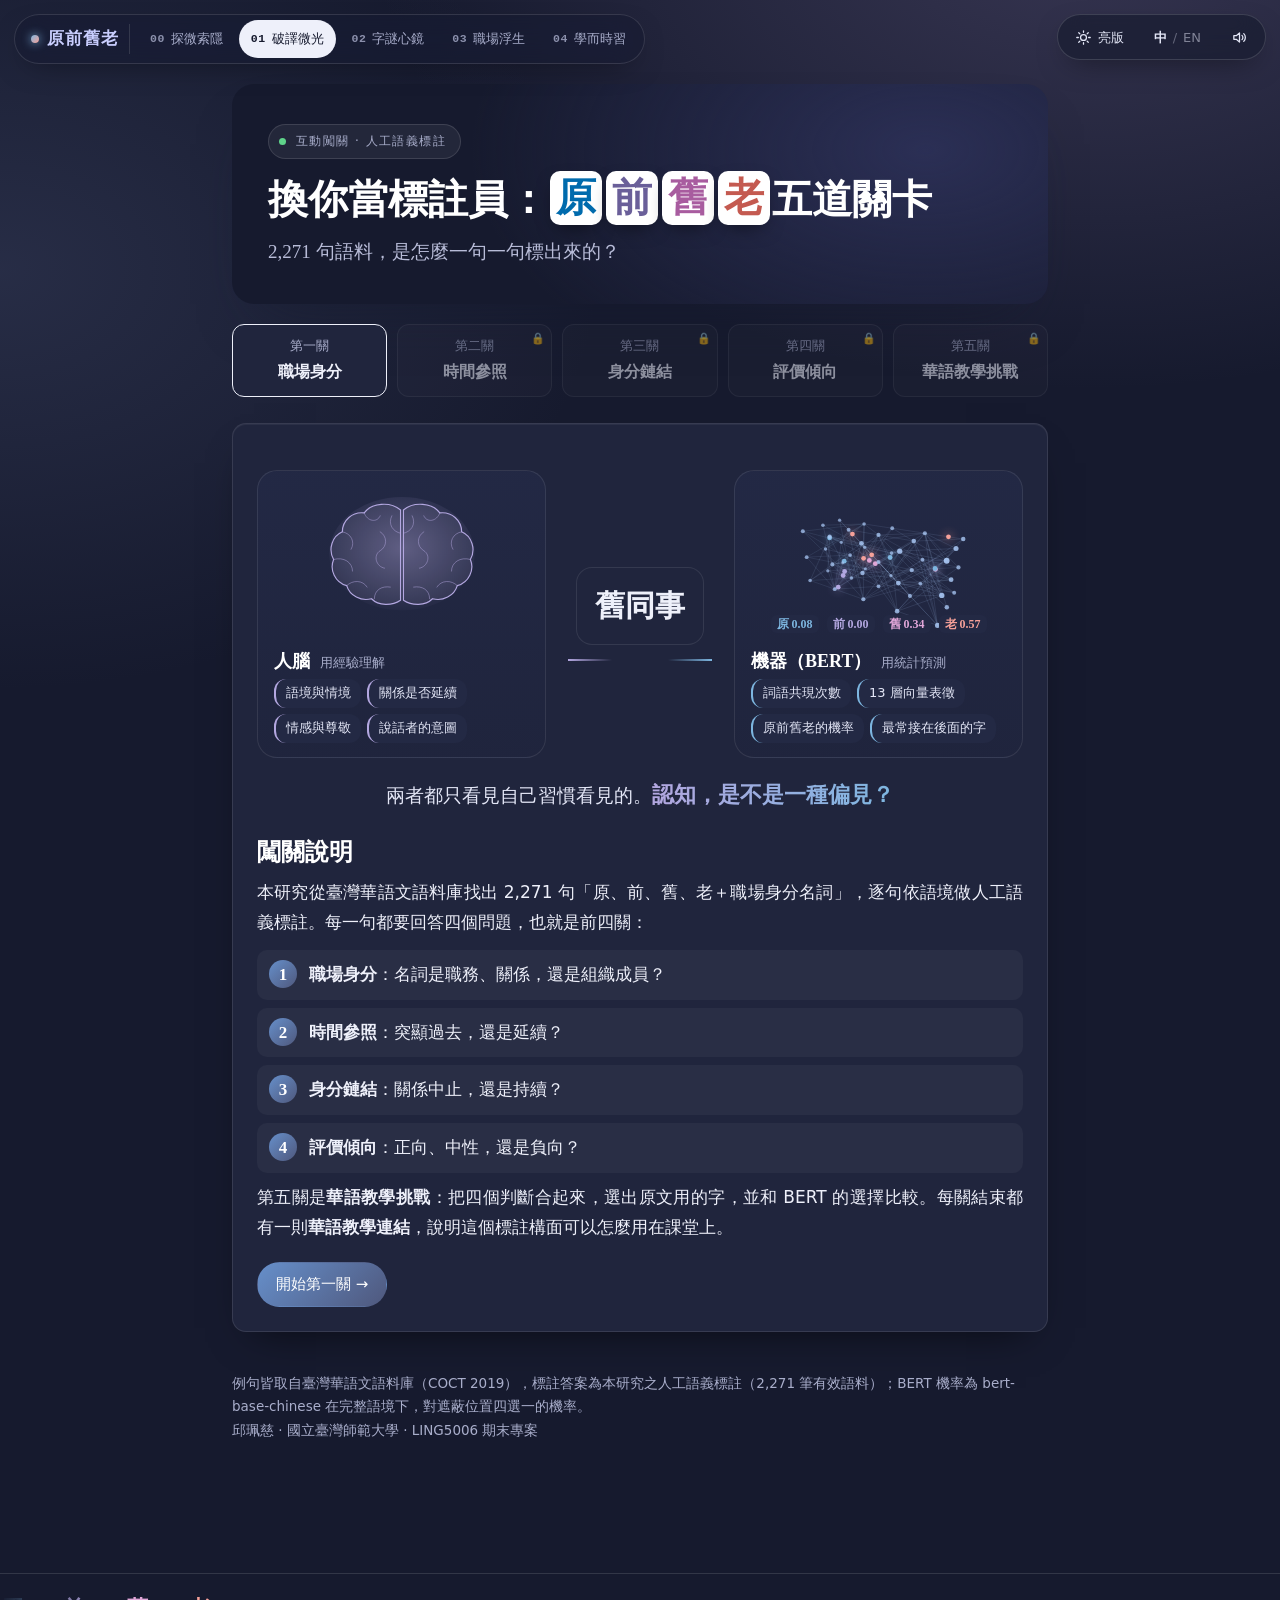
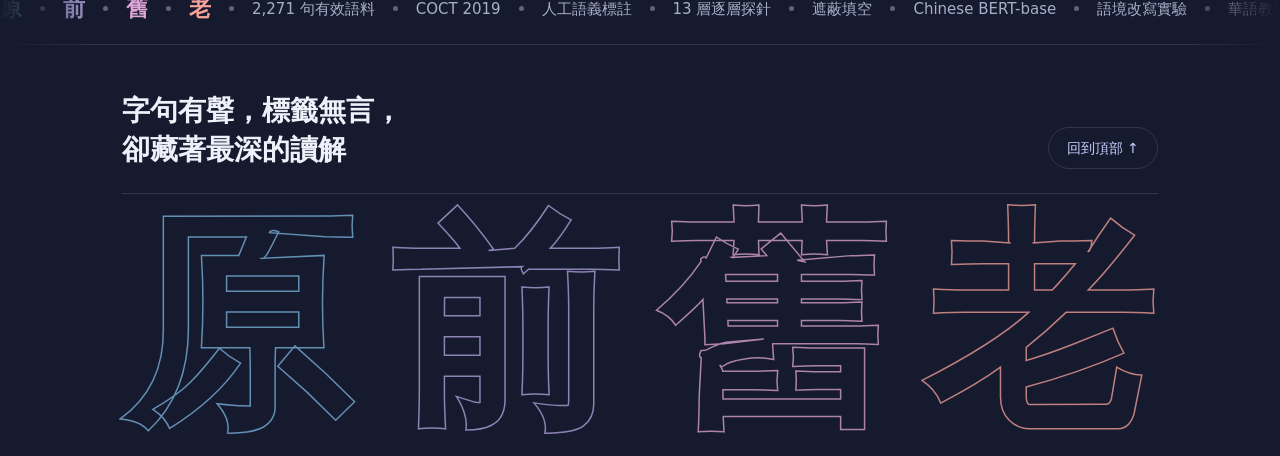
<file: annotate.html>
<!DOCTYPE html>
<html lang="zh-Hant" data-page="annotate">
<head>
<script>(function(){var d=document.documentElement,t=null,l=null;try{t=localStorage.getItem('yq-theme');l=localStorage.getItem('yq-lang');}catch(e){}var u=new URLSearchParams(location.search).get('lang');if(u){l=u;try{localStorage.setItem('yq-lang',u)}catch(e){}}d.dataset.theme=t==='light'?'light':'dark';d.dataset.lang=l==='en'?'en':'zh';if(d.dataset.lang==='en')d.classList.add('i18n-pending');})();</script>
<link rel="stylesheet" href="site.css">
<meta name="theme-color" content="#161a2e">
<link rel="apple-touch-icon" href="icons/icon-180.png?v=2">
<link rel="icon" href="icons/icon-192.png?v=2">

<meta charset="utf-8">
<meta name="viewport" content="width=device-width, initial-scale=1">
<title>人工語義標註闖關｜原、前、舊、老</title>
<style>
/* ===== theme tokens (dark default / light) ===== */
:root,html[data-theme=dark]{--bg:#161a2e;--card:#20253d;--ink:#eef0fa;--muted:#a9aecb;--line:rgba(255,255,255,.1);--track:#2c3352;--track2:#232944;--grid:#3a4266;--grid2:#4a527a;--bar1:#8f9bd0;--bar2:#333a5c;--bar3:#9a90b8;--soft:#d6dcef;--yuan:#7db6e0;--qian:#b3a7e0;--jiu:#e0a6d8;--lao:#f6a199;--tipbg:#262c48;--tipline:#4a527a;--hl:#3d2f4a;--kick:#b6b9d8;--ink2:#e3e6f6;--link:#c9cefe;--deep:#0f1222;
 --glass1:rgba(36,42,70,.82);--glass2:rgba(32,37,61,.82);--glassb:rgba(255,255,255,.09);--glow1:rgba(43,47,85,.6);--shadow-c:rgba(0,0,0,.6);--btnbg:rgba(255,255,255,.04);--btnline:rgba(255,255,255,.22);--heroA:#2b2f55;--heroB:#262a47;--heroBg:#161a2e;--heroInk:#fff;--heroSub:#b8bcd8;--heroK:#a9aecb;--heroGlass:rgba(255,255,255,.07);--heroGlassB:rgba(255,255,255,.14);--heroPanel:rgba(22,26,46,.55);color-scheme:dark}
html[data-theme=light]{--bg:#f5f6fb;--card:#ffffff;--ink:#2a2f4f;--muted:#666b8c;--line:#dfe3f1;--track:#e9ecf6;--track2:#f2f4fa;--grid:#d6dfef;--grid2:#a5b3d0;--bar1:#4f587d;--bar2:#c9cfe6;--bar3:#9a8fb5;--soft:#3d3f55;--yuan:#006bad;--qian:#6a5f99;--jiu:#a85c9f;--lao:#c45a50;--tipbg:#fdf1ef;--tipline:#f8c9c3;--hl:#fce8e6;--kick:#666b8c;--ink2:#2a2f4f;--link:#006bad;--deep:#2a2f4f;
 --glass1:rgba(255,255,255,.92);--glass2:rgba(255,255,255,.86);--glassb:#dfe3f1;--glow1:rgba(201,206,254,.55);--shadow-c:rgba(42,47,79,.25);--btnbg:#fff;--btnline:#a5b3d0;--heroA:#d6dfef;--heroB:#fce8e6;--heroBg:#f5f6fb;--heroInk:#2a2f4f;--heroSub:#4f587d;--heroK:#666b8c;--heroGlass:rgba(255,255,255,.65);--heroGlassB:#d6dfef;--heroPanel:rgba(255,255,255,.72);color-scheme:light}

:root{
  color-scheme:dark;
  --line:rgba(255,255,255,.1); --ok:#3fa36a; --bad:#d9545a; --tip:var(--tipbg);
  --serif:"Noto Serif TC","Songti TC","PMingLiU",serif;
  --sans:"Noto Sans TC","PingFang TC","Microsoft JhengHei",system-ui,sans-serif;
}
*{box-sizing:border-box}
body{margin:0;background:var(--bg);color:var(--ink);font-family:var(--sans);line-height:1.75;font-size:17px}
a{color:inherit}
p{margin:0 0 12px;text-align:justify}
.wrap{max-width:860px;margin:0 auto;padding:0 22px}
h1,h2,h3{font-family:var(--serif);font-weight:700;line-height:1.35;margin:0}
.top{padding:22px 0 0;font-size:14px;color:var(--muted)}
.top a{text-decoration:none;border-bottom:1px solid var(--line)}
header{padding:34px 0 18px}
.kicker{font-size:13px;letter-spacing:.15em;color:var(--muted);margin-bottom:8px}
header h1{font-size:clamp(26px,4vw,40px)}
header .sub{color:var(--muted);font-family:var(--serif);font-size:19px;margin-top:8px}
.m{font-family:var(--serif);font-weight:700}
.m.原{color:var(--yuan)}.m.前{color:var(--qian)}.m.舊{color:var(--jiu)}.m.老{color:var(--lao)}
.card{background:var(--card);border:1px solid var(--line);border-radius:14px;padding:24px}
button{font:inherit;font-size:15px;border:1px solid rgba(255,255,255,.25);background:var(--card);color:var(--ink);border-radius:24px;padding:8px 18px;cursor:pointer;transition:background .2s,color .2s}
button:hover:not(:disabled){background:var(--track2)}
button.primary{background:linear-gradient(135deg,#668fca,#4f587d);color:#fff}
button.primary:hover{background:linear-gradient(135deg,#7a9fd6,#5b6590)}
button:disabled{cursor:default}
/* level map */
.map{display:grid;grid-template-columns:repeat(5,1fr);gap:10px;margin:20px 0 26px}
.lv{border:1px solid var(--line);background:rgba(255,255,255,.03);border-radius:12px;padding:10px 8px;text-align:center;font-size:13px;color:var(--muted);position:relative}
.lv b{display:block;font-family:var(--serif);font-size:16px;color:var(--ink)}
.lv.open{background:var(--card);border-color:var(--ink);cursor:pointer}
.lv.now{outline:3px solid var(--ink);outline-offset:1px}
.lv.done{background:rgba(63,163,106,.14);border-color:var(--ok);cursor:pointer}
.lv.done::after{content:"✓";position:absolute;top:4px;right:8px;color:var(--ok);font-weight:700}
.lv.lock{opacity:.55}
.lv.lock::after{content:"🔒";position:absolute;top:4px;right:6px;font-size:11px}
/* stage */
.stagehead{display:flex;justify-content:space-between;align-items:baseline;gap:12px;margin-bottom:10px;flex-wrap:wrap}
.stagehead h2{font-size:26px}
.prog{font-size:14px;color:var(--muted)}
.dots{display:flex;gap:6px;margin:4px 0 16px}
.dots i{width:28px;height:6px;border-radius:3px;background:var(--line)}
.dots i.ok{background:var(--ok)}.dots i.bad{background:var(--bad)}.dots i.cur{background:var(--ink)}
.labels{display:grid;gap:10px;margin:14px 0 18px}
.lab{display:grid;grid-template-columns:120px 1fr;gap:12px;align-items:start;padding:10px 14px;border-left:4px solid var(--ink);background:rgba(255,255,255,.04);border-radius:0 8px 8px 0}
.lab b{font-family:var(--serif);font-size:17px}
.lab span{font-size:15px}
.sent{font-family:var(--serif);font-size:21px;line-height:1.95;margin:6px 0 18px}
.sent .t{background:var(--hl);border-bottom:3px solid var(--ink);padding:0 3px;border-radius:3px;font-weight:700}
.sent .blank{display:inline-block;min-width:1.6em;border-bottom:3px solid var(--ink);text-align:center;font-weight:700}
.src{font-size:12.5px;color:var(--muted);margin-top:-10px;margin-bottom:16px}
.opts{display:flex;gap:10px;flex-wrap:wrap}
.opts button{min-width:110px;font-size:16px;border-radius:12px;padding:10px 16px}
.opts.chars button{min-width:72px;font-family:var(--serif);font-size:26px;font-weight:700;padding:6px 18px}
.opts button.right{background:var(--ok);border-color:var(--ok);color:#fff}
.opts button.wrong{background:var(--bad);border-color:var(--bad);color:#fff}
.fb{margin-top:18px;padding:16px 18px;border-radius:10px;background:var(--track2);display:none}
.fb.show{display:block;animation:pop .3s ease}
@keyframes pop{from{opacity:0;transform:translateY(6px)}to{opacity:1;transform:none}}
.fb .verdict{font-family:var(--serif);font-size:19px;font-weight:700;margin-bottom:6px}
.fb .verdict.ok{color:var(--ok)}.fb .verdict.bad{color:var(--bad)}
.fb .ans{font-size:14px;color:var(--muted);margin-bottom:8px}
.pbar{display:grid;grid-template-columns:30px 1fr 52px;gap:8px;align-items:center;margin:4px 0;font-size:14px}
.pbar .tr{height:14px;background:var(--track);border-radius:3px;overflow:hidden}
.pbar .tr div{height:100%;width:0;transition:width .6s cubic-bezier(.3,.7,.3,1)}
.bertbox{margin-top:12px;padding-top:10px;border-top:1px dashed var(--line)}
.bertbox h4{margin:0 0 6px;font-size:14px;font-family:var(--sans)}
.nav{display:flex;justify-content:flex-end;gap:10px;margin-top:20px}
/* summary */
.score{font-family:var(--serif);font-size:48px;font-weight:700;line-height:1}
.dist{margin:14px 0}
.drow{display:grid;grid-template-columns:30px 1fr 64px;gap:10px;align-items:center;margin:6px 0;font-size:13px}
.dbar{display:flex;height:24px;border-radius:5px;overflow:hidden;background:#eee}
.dbar div{height:100%;display:flex;align-items:center;justify-content:center;color:#fff;font-size:12px;white-space:nowrap;overflow:hidden}
.legend{display:flex;gap:14px;flex-wrap:wrap;font-size:13px;color:var(--muted)}
.legend i{display:inline-block;width:11px;height:11px;border-radius:2px;margin-right:5px;vertical-align:-1px}
.tip{background:var(--tip);border:1px solid var(--tipline);border-radius:12px;padding:16px 18px;margin-top:18px}
.tip h3{font-size:18px;margin-bottom:6px}
.tip .tag{display:inline-block;font-size:12px;background:rgba(201,206,254,.16);border-radius:10px;padding:0 8px;margin-right:6px;color:#c9cefe}
.tip ul{margin:6px 0 0;padding-left:1.2em}
.tip li{margin:4px 0;font-size:15.5px}
.steps{counter-reset:s;list-style:none;padding:0;margin:10px 0}
.steps li{counter-increment:s;position:relative;padding:10px 12px 10px 52px;margin:8px 0;background:rgba(255,255,255,.04);border-radius:10px}
.steps li::before{content:counter(s);position:absolute;left:12px;top:10px;width:28px;height:28px;border-radius:50%;background:linear-gradient(135deg,#668fca,#4f587d);color:#fff;display:grid;place-items:center;font-family:var(--serif);font-weight:700}
.res{list-style:none;padding:0;margin:8px 0 0}
.res li{margin:8px 0;font-size:15px}
.res a{font-weight:700}
.res small{display:block;color:var(--muted)}
.hidden{display:none}
footer{padding:40px 0 60px;font-size:13.5px;color:var(--muted)}
@media (max-width:640px){ .map{grid-template-columns:repeat(5,1fr);gap:5px} .lv{padding:8px 2px;font-size:11px} .lv b{font-size:13px} .lab{grid-template-columns:1fr;gap:2px} .sent{font-size:19px} }

/* ===== premium layer ===== */
:root{--navy:var(--bg);--ease:cubic-bezier(.22,.8,.24,1)}
body{-webkit-font-smoothing:antialiased}
header{position:relative;overflow:hidden;margin-top:14px;padding:40px 36px 36px;border-radius:22px;color:#eef0fa;background:radial-gradient(700px 400px at 85% 30%,#2b2f55,rgba(32,37,61,0) 65%),var(--navy);box-shadow:0 30px 60px -30px rgba(22,26,46,.6)}
header .kicker{color:var(--muted)}
header h1{color:#fff}
header .sub{color:#b8bcd8}
header .m{background:#fff;}
header .m.原{color:#006bad}header .m.前{color:#6a5f99}header .m.舊{color:#a85c9f}header .m.老{color:#c45a50}
header .m{border-radius:10px;padding:0 6px;margin:0 2px;box-shadow:0 8px 20px -8px rgba(0,0,0,.6);display:inline-block;transform:translateY(-2px)}
.floaters{position:absolute;right:28px;top:50%;transform:translateY(-50%);display:flex;gap:12px;perspective:700px;pointer-events:none}
.floaters span{font-family:var(--serif);font-weight:700;font-size:40px;width:64px;height:64px;display:grid;place-items:center;border-radius:14px;background:rgba(255,255,255,.08);border:1px solid rgba(255,255,255,.16);backdrop-filter:blur(6px);animation:fl 6s ease-in-out infinite;transform-style:preserve-3d}
.floaters span:nth-child(2){animation-delay:-1.5s}.floaters span:nth-child(3){animation-delay:-3s}.floaters span:nth-child(4){animation-delay:-4.5s}
@keyframes fl{0%,100%{transform:translateY(0) rotateY(-18deg) rotateX(8deg)}50%{transform:translateY(-12px) rotateY(18deg) rotateX(-6deg)}}
.card{box-shadow:0 1px 2px rgba(42,47,79,.06),0 10px 30px -14px rgba(42,47,79,.25);animation:cin .55s var(--ease)}
@keyframes cin{from{opacity:0;transform:translateY(14px) scale(.99)}to{opacity:1;transform:none}}
.lv{transition:transform .25s var(--ease),box-shadow .25s,background .25s}
.lv.open:hover,.lv.done:hover{transform:translateY(-3px);box-shadow:0 12px 24px -14px rgba(42,47,79,.5)}
.lv.now{outline:none;background:var(--navy)!important;border-color:var(--navy)!important;color:var(--muted)}
.lv.now b{color:#fff}
button{transition:transform .2s var(--ease),background .2s,color .2s,box-shadow .2s}
button:hover:not(:disabled){transform:translateY(-1px);box-shadow:0 8px 16px -10px rgba(42,47,79,.55)}
button:active:not(:disabled){transform:scale(.96)}
.opts button.right{animation:pulse .5s var(--ease)}
.opts button.wrong{animation:shake .42s}
@keyframes pulse{0%{transform:scale(1)}40%{transform:scale(1.08)}100%{transform:scale(1)}}
@keyframes shake{0%,100%{transform:translateX(0)}20%{transform:translateX(-7px)}40%{transform:translateX(6px)}60%{transform:translateX(-4px)}80%{transform:translateX(3px)}}
.score{background:linear-gradient(90deg,var(--yuan),var(--qian),var(--jiu),var(--lao));-webkit-background-clip:text;background-clip:text;color:transparent}
#confetti{position:fixed;inset:0;pointer-events:none;z-index:80}
@media (max-width:640px){.floaters{display:none}header{padding:28px 22px}}
@media (prefers-reduced-motion:reduce){*{animation:none!important;transition:none!important}}

/* ===== unified deep-navy theme ===== */
body{background:radial-gradient(1200px 800px at 85% -10%,rgba(43,47,85,.6),transparent 60%),var(--bg);background-attachment:fixed;color:var(--ink);-webkit-font-smoothing:antialiased}
h1,h2,h3{color:#fff}
.card,.q,.big div,.opt,.scene,.panel{box-shadow:0 1px 0 rgba(255,255,255,.05) inset,0 18px 40px -22px rgba(0,0,0,.7)}
a{color:var(--link)}
::selection{background:var(--yuan);color:var(--bg)}
</style>
</head>
<body>
<div class="wrap">
  <div class="top"><a href="index.html">← 回到研究首頁</a></div>
  <header>
    <div class="kicker">互動闖關 · 人工語義標註</div>
    <h1>換你當標註員：<span class="m 原">原</span><span class="m 前">前</span><span class="m 舊">舊</span><span class="m 老">老</span>五道關卡</h1>
    <div class="sub">2,271 句語料，是怎麼一句一句標出來的？</div>
  </header>

  <div class="map" id="map"></div>

  <main id="stage"></main>

  <footer>
    例句皆取自臺灣華語文語料庫（COCT 2019），標註答案為本研究之人工語義標註（2,271 筆有效語料）；BERT 機率為 bert-base-chinese 在完整語境下，對遮蔽位置四選一的機率。<br>
    邱珮慈 · 國立臺灣師範大學 · LING5006 期末專案
  </footer>
</div>

<script>
const COL={原:"var(--yuan)",前:"var(--qian)",舊:"var(--jiu)",老:"var(--lao)"};
const MODS=["原","前","舊","老"];
const DIST={"role2":{"原":[166,15,2],"前":[523,107,45],"舊":[22,121,26],"老":[414,657,173]},"time2":{"原":[182,1],"前":[675,0],"舊":[135,34],"老":[471,773]},"link2":{"原":[179,4],"前":[665,10],"舊":[89,80],"老":[297,947]},"evalu2":{"原":[1,114,68],"前":[36,568,71],"舊":[16,145,8],"老":[192,974,78]}};
const esc=s=>s.replace(/[&<>]/g,c=>({"&":"&amp;","<":"&lt;",">":"&gt;"}[c]));
const mk=t=>`<span class="m ${t[0]}">${t[0]}</span>${t.slice(1)}`;

const LEVELS=[
 {name:"職場身分", short:"第一關", key:"role2",
  q:"這個名詞屬於哪一類職場身分？",
  intro:"先看「中心名詞」。同一個修飾語，接上不同類型的身分名詞，意思就不一樣。本研究參考 Stryker 與 Burke（2000）、Ashforth（2001）的身分分類，把職場身分名詞分成三類：",
  labels:[["職務角色身分","組織裡的正式職位或管理角色：主任、董事長、校長、經理"],["關係角色身分","透過工作互動建立的人際角色：同事、部屬、夥伴、上司、雇主"],["組織成員身分","只標示屬於某個組織，不指特定職位：員工、職員、成員"]],
  colors:["var(--kick)","#ee9f98","var(--grid)"],
  items:[
   {s:"新舊行事風格差異之大，也讓老員工無所適從。",t:"老員工",a:"組織成員身分",why:"「員工」只說明他屬於這間公司，沒有指出職位，也不是相對於某個人的關係，所以是組織成員身分。"},
   {s:"民國三十八年大陸淪共前夕，政校新聞系在原系主任馬星野率領下，來到台北籌備《中央日報》復刊事宜。",t:"原系主任",a:"職務角色身分",why:"「系主任」是學校裡的正式職位，帶有權責（「率領」），屬於職務角色身分。"},
   {s:"某次舊同事約了上茶樓品茗，不遠處坐了兩位打扮趨時的少婦正在閒談。",t:"舊同事",a:"關係角色身分",why:"「同事」一定是「某人的同事」，是工作中形成的人際關係，屬於關係角色身分。"},
   {s:"……或在他人之事業中，使用原僱主之營業祕密；甚或約定員工在離職後一段期限內……",t:"原僱主",a:"關係角色身分",why:"這題比較難。「僱主」看似職位，但它是相對於「員工」而成立的身分：誰僱用你，誰就是你的僱主。本研究因此把它歸為關係角色身分。"}
  ],
  tip:{title:"教學連結：先教「名詞類型」，搭配就有規律",tags:["詞彙教學","搭配"],
   pts:["給學生一組名詞卡（主任、董事長／同事、部屬／員工、成員），先分類，再請學生猜可以接哪個修飾語。",
        "語料顯示：<span class='m 原'>原</span>九成、<span class='m 前'>前</span>近八成接職務角色；<span class='m 舊'>舊</span>七成接關係角色。先掌握名詞類型，就能預測大部分的搭配。",
        "「僱主、上司」這類詞很適合拿來討論：它們是職位，還是關係？讓學生說出判斷理由，比背答案更重要。"]}
 },
 {name:"時間參照", short:"第二關", key:"time2",
  q:"這個修飾語突顯的是哪一種時間？",
  intro:"時間參照不是事件真正發生的時間，而是修飾語在語境中「讓人看到」的時間面向：",
  labels:[["過去","把身分定位在之前的某個時間點：以前是，現在不一定是"],["延續","身分從過去一路延續到現在，強調時間的累積：資深、待很久"]],
  colors:["var(--bar1)","var(--grid)"],
  items:[
   {s:"看見一位滿頭白髮的老員工，就問他：「威爾遜，你已經在這裡工作多久了呢？」",t:"老員工",a:"延續",why:"他現在還在這裡工作，「老」強調的是工作年資很長，時間一路延續到現在。"},
   {s:"數百名老同事出席了他的喪禮，出席的不只是他服務公司的高階主管，還有許多業界領袖。",t:"老同事",a:"過去",why:"同樣是「老」，這裡指的是過去一起工作過的人，共事是過去的事。「老」是本研究唯一同時有大量「過去」與「延續」用法的字。"},
   {s:"《棱鏡》聯繫到的三位前員工對其一致評價是「有些神秘」。",t:"前員工",a:"過去",why:"「前」幾乎一定指向過去：曾經是員工，現在已經不是。語料中「前」的 675 句全部標為過去。"},
   {s:"事情沒這麼簡單。所以顏思齊讓鄭芝龍和他的舊部屬負責這一部分。",t:"舊部屬",a:"延續",why:"這是陷阱題。「舊」通常指過去，但這裡的舊部屬仍然跟著他、聽他指派，上下屬關係延續到現在。語料中「舊」約兩成是延續。"}
  ],
  tip:{title:"教學連結：畫一條時間線",tags:["多義","視覺化"],
   pts:["在黑板畫時間線，「現在」打一條直線：<span class='m 前'>前</span>、<span class='m 原'>原</span>停在線的左邊；<span class='m 老'>老</span>可以停在左邊，也可以一路畫過現在。",
        "「老」的多義是學習難點：「老同事」可以是「以前的同事」，也可以是「共事很久、現在還在一起的同事」。請學生用語境線索（已經、退休、至今、每天）判斷。",
        "BERT 也在這裡卡關：探針讀得出「老」的過去／延續（0.77），但填空選擇未穩定反映這項資訊。學習者需要練習的，正是這種依語境判斷的能力。"]}
 },
 {name:"身分鏈結", short:"第三關", key:"link2",
  q:"人物和這個職場身分（或關係）現在還連著嗎？",
  intro:"時間參照看「時間」，身分鏈結看「關係」：即使是過去的身分，人和人之間的連結也可能還在。",
  labels:[["中止","職務已卸下、關係已結束，人物與原本的身分或關係不再連結"],["持續","仍然擔任、仍有往來，或舊關係被重新啟動"]],
  colors:["var(--bar1)","var(--grid)"],
  items:[
   {s:"再者，細川藤孝曾是他在足利家的舊同事，來往過於密切容易讓人覺得他們是一夥的。",t:"舊同事",a:"持續",why:"共事是過去的事（時間參照：過去），但兩人「來往過於密切」，關係還在，所以身分鏈結是持續。時間和鏈結要分開判斷。"},
   {s:"原來那位軍官是林時清的舊下屬，以前經常到林家裏去，所以認得出幗芳。",t:"舊下屬",a:"中止",why:"「以前經常」說明上下屬關係已經是過去，現在只是認得，沒有延續工作關係，所以是中止。"},
   {s:"小巨人陳：你不願意吃回頭草，卻願意接受舊老闆幫助你。",t:"舊老闆",a:"持續",why:"他已不在舊老闆手下工作，但舊老闆還在幫他，關係被重新啟動，所以是持續。"},
   {s:"落馬高層至少有 20 位，其中包括公司原董事長蔣潔敏、大慶油田原總經理王永春。",t:"原董事長",a:"中止",why:"「落馬」表示已被撤職，職務已經中止。「原」的 183 句中有 179 句是中止。"}
  ],
  tip:{title:"教學連結：「舊」不等於「斷了聯絡」",tags:["偏誤預防","辨析"],
   pts:["學習者常把「舊同事」理解成「已經沒有來往的人」。語料顯示，「舊」的身分鏈結約一半是中止、一半是持續。",
        "可以設計配對練習：同一句「我昨天跟＿＿同事吃飯」，讓學生說明用「舊」和「老」各自暗示了什麼關係。",
        "提醒學生：「舊同事」重在「曾經一起工作」，「老同事」重在「交情久」。兩者都可能還有聯絡。"]}
 },
 {name:"評價傾向", short:"第四關", key:"evalu2",
  q:"說話者透過這個詞，流露出什麼態度？",
  intro:"評價傾向參考評價理論（Martin & White, 2005），看的是說話者的立場，而不是人物本身好不好：",
  labels:[["正向","尊敬、感念、讚許：資歷被視為資產"],["中性","單純指稱，沒有明顯情感色彩（語料中多數屬於這一類）"],["負向","批評、不滿或負面事件：倚老賣老、涉案落馬"]],
  colors:["#5fa448","var(--grid)","#d9545a"],
  items:[
   {s:"老員工忠心耿耿，事業才能傳承，這張德輝便是薛家產業的支柱。",t:"老員工",a:"正向",why:"「忠心耿耿」「支柱」都是讚許，資歷被當成資產，評價是正向。"},
   {s:"探春機警，知道這辦事的老員工故意為難她。",t:"老員工",a:"負向",why:"同樣是「老員工」，這裡「故意為難」人，是倚仗資歷的負面形象。「老」可褒可貶，要看語境。"},
   {s:"中國黃金集團遼寧黃金有限公司原經理李奇瑞（副廳級）涉嫌受賄犯罪決定逮捕。",t:"原經理",a:"負向",why:"涉嫌受賄、被逮捕，是負面事件。「原＋職務」在語料中常出現在反腐新聞裡，所以「原」的負向比例（37%）特別高。"},
   {s:"新舊行事風格差異之大，也讓老員工無所適從。",t:"老員工",a:"中性",why:"句子描述老員工的處境，沒有褒貶，屬於中性。"}
  ],
  tip:{title:"教學連結：語用、語體與地區差異",tags:["語用","語體"],
   pts:["「老」的評價會隨語境翻轉：「老員工忠心耿耿」是尊敬，「倚老賣老」是批評。可以讓學生蒐集正反例句，討論「資歷」什麼時候是優點。",
        "「原＋職務」（原董事長、原總經理）常見於新聞報導，特別是中國大陸與港澳的制度語境；臺灣日常口語較常說「前董事長」。教學時可提醒語體與地區差異。",
        "高級班可延伸：同一位人物，報導用「原」或「前」，是否帶出不同的立場？"]}
 },
 {name:"華語教學挑戰", short:"第五關", key:null, chars:true,
  q:"這句話的原文用了哪一個字？",
  intro:"最後一關，綜合前四關的判斷：先看名詞類型，再看時間、關係和語氣，選出語料原文用的字。答完後，看看 BERT 選了什麼。",
  labels:[["判斷步驟","名詞是職務還是關係？→ 時間是過去還是延續？→ 關係中止還是持續？→ 說話者的語氣？"]],
  items:[
   {s:"午後，接到一通電話，那是一位遠方＿同事哲民的來電。",t:"舊同事",a:"舊",bert:[0,14,3,982],why:"「遠方」「來電」表示已經不在同一處工作，但還保持聯絡：重點是「曾經一起工作」，原文用「舊」。BERT 卻以 98% 選「老」：它把「同事」直接連到最常見的「老同事」。"},
   {s:"有一次，父親偶然碰到過去在上海聯合大藥房相識的一位＿同事，就替那人跑私藥。",t:"舊同事",a:"舊",bert:[3,30,4,963],why:"「過去」「偶然碰到」都指向已經結束的共事關係，所以用「舊」。探針其實能從 BERT 的表徵讀出「過去、中止」，但填空時仍以 96% 選「老」：可解碼的資訊沒有反映在這次選字上。"},
   {s:"看見一位滿頭白髮的＿員工，就問他：「威爾遜，你已經在這裡工作多久了呢？」",t:"老員工",a:"老",bert:[2,17,4,977],why:"「滿頭白髮」「工作多久」都在強調年資，身分延續到現在，用「老」。這題 BERT 也答對了。"},
   {s:"民國三十八年大陸淪共前夕，政校新聞系在＿系主任馬星野率領下，來到台北籌備《中央日報》復刊事宜。",t:"原系主任",a:"原",bert:[182,747,23,47],why:"原文用「原」，指系所遷臺前原本的主任；換成「前」在臺灣也很自然，兩者的差別在於「原」強調異動前的那一位。BERT 選了「前」（75%），算是可以接受的近義替換，也說明了「原、前」在模型裡最接近。"}
  ],
  tip:{title:"教學連結：近義詞辨析四步驟",tags:["近義詞","課堂活動"],
   pts:["把四關濃縮成一張學習單：①名詞類型 ②時間參照 ③身分鏈結 ④評價。學生每填一個空格，都要寫出判斷依據。",
        "可以搭配本網站的<a href='duel.html'>「你來填」</a>，讓全班和 BERT 比賽，再討論 BERT 為什麼會選錯。",
        "BERT 最常把「舊」填成「老」（51%），這也是華語學習者容易混淆的一對。模型的錯誤，可以成為設計練習題的線索。"]}
 }
];


// ---- confetti ----
const RM=matchMedia('(prefers-reduced-motion: reduce)').matches;
const cf=document.createElement('canvas');cf.id='confetti';document.body.appendChild(cf);const cx=cf.getContext('2d');let parts=[],run=false;
function sizeCf(){cf.width=innerWidth*devicePixelRatio;cf.height=innerHeight*devicePixelRatio;cx.setTransform(devicePixelRatio,0,0,devicePixelRatio,0,0);}sizeCf();addEventListener('resize',sizeCf);
function burst(x,y,n=60){ if(RM) return; const cols=['#7db6e0','#b3a7e0','#e0a6d8','#f6a199','#c9cefe'];
  for(let i=0;i<n;i++){const a=Math.random()*Math.PI*2,v=3+Math.random()*6;parts.push({x,y,vx:Math.cos(a)*v,vy:Math.sin(a)*v-4,r:3+Math.random()*4,c:cols[i%5],rot:Math.random()*6,vr:(Math.random()-.5)*.4,life:1});}
  if(!run){run=true;requestAnimationFrame(tick);} }
function tick(){cx.clearRect(0,0,innerWidth,innerHeight);parts=parts.filter(p=>p.life>0);
  for(const p of parts){p.vy+=.22;p.vx*=.985;p.x+=p.vx;p.y+=p.vy;p.rot+=p.vr;p.life-=.012;cx.save();cx.globalAlpha=Math.max(0,p.life);cx.translate(p.x,p.y);cx.rotate(p.rot);cx.fillStyle=p.c;cx.fillRect(-p.r,-p.r/2,p.r*2,p.r);cx.restore();}
  if(parts.length) requestAnimationFrame(tick); else {run=false;cx.clearRect(0,0,innerWidth,innerHeight);} }

let cur=-1, qi=0, answered=false;
const score=LEVELS.map(()=>[]);   // true/false per question
let unlocked=1;

function renderMap(){
  document.getElementById('map').innerHTML=LEVELS.map((L,i)=>{
    const done=score[i].length===L.items.length;
    const cls=done?'done':(i<unlocked?'open':'lock');
    return `<div class="lv ${cls} ${i===cur?'now':''}" data-i="${i}">${L.short}<b>${L.name}</b></div>`;}).join('');
  document.querySelectorAll('.lv').forEach(el=>el.onclick=()=>{const i=+el.dataset.i; if(i<unlocked) startLevel(i);});
}

function home(){
  cur=-1; renderMap();
  document.getElementById('stage').innerHTML=`<div class="card">
   <div data-twominds="compact" class="compact" style="margin:-4px 0 22px"></div>
   <h2 style="font-size:24px;margin-bottom:10px">闖關說明</h2>
   <p>本研究從臺灣華語文語料庫找出 2,271 句「原、前、舊、老＋職場身分名詞」，逐句依語境做人工語義標註。每一句都要回答四個問題，也就是前四關：</p>
   <ol class="steps"><li><b>職場身分</b>：名詞是職務、關係，還是組織成員？</li><li><b>時間參照</b>：突顯過去，還是延續？</li><li><b>身分鏈結</b>：關係中止，還是持續？</li><li><b>評價傾向</b>：正向、中性，還是負向？</li></ol>
   <p>第五關是<b>華語教學挑戰</b>：把四個判斷合起來，選出原文用的字，並和 BERT 的選擇比較。每關結束都有一則<b>華語教學連結</b>，說明這個標註構面可以怎麼用在課堂上。</p>
   <div class="nav" style="justify-content:flex-start"><button class="primary" id="go">開始第一關 →</button></div></div>`;
  document.getElementById('go').onclick=()=>startLevel(0);
  if(window.YQ_mount) YQ_mount();
}

function startLevel(i){
  cur=i; qi=0; score[i]=[]; renderMap();
  const L=LEVELS[i];
  document.getElementById('stage').innerHTML=`<div class="card">
    <div class="stagehead"><h2>${L.short}・${L.name}</h2><span class="prog">${L.items.length} 題</span></div>
    <p>${L.intro}</p>
    <div class="labels">${L.labels.map(([a,b])=>`<div class="lab"><b>${a}</b><span>${b}</span></div>`).join('')}</div>
    <div class="nav" style="justify-content:flex-start"><button class="primary" id="go">開始答題 →</button></div></div>`;
  document.getElementById('go').onclick=()=>showQ();
  window.scrollTo({top:document.getElementById('map').offsetTop-10,behavior:'smooth'});
}

function sentHTML(L,it){
  if(L.chars) return esc(it.s).replace('＿','<span class="blank">＿</span>');
  const k=it.s.indexOf(it.t);
  return esc(it.s.slice(0,k))+`<span class="t">${esc(it.t)}</span>`+esc(it.s.slice(k+it.t.length));
}

function showQ(){
  const L=LEVELS[cur], it=L.items[qi]; answered=false;
  const opts=L.chars?MODS:L.labels.map(x=>x[0]);
  document.getElementById('stage').innerHTML=`<div class="card">
    <div class="stagehead"><h2>${L.short}・${L.name}</h2><span class="prog">第 ${qi+1} / ${L.items.length} 題</span></div>
    <div class="dots">${L.items.map((_,j)=>`<i class="${j<score[cur].length?(score[cur][j]?'ok':'bad'):(j===qi?'cur':'')}"></i>`).join('')}</div>
    <p style="color:var(--muted);font-size:15px;margin-bottom:4px">${L.q}</p>
    <div class="sent">${sentHTML(L,it)}</div>
    <div class="src">COCT 2019 真實語料</div>
    <div class="opts ${L.chars?'chars':''}">${opts.map(o=>`<button data-o="${o}" ${L.chars?`style="color:${COL[o]}"`:''}>${o}</button>`).join('')}</div>
    <div class="fb" id="fb"></div>
    <div class="nav"><button class="primary hidden" id="next">${qi+1<L.items.length?'下一題 →':'看本關結果 →'}</button></div></div>`;
  document.querySelectorAll('.opts button').forEach(b=>b.onclick=()=>answer(b.dataset.o));
  document.getElementById('next').onclick=()=>{ qi++; if(qi<L.items.length) showQ(); else levelEnd(); };
}

function answer(o){
  if(answered) return; answered=true;
  const L=LEVELS[cur], it=L.items[qi], ok=o===it.a;
  score[cur].push(ok);
  document.querySelectorAll('.opts button').forEach(b=>{
    b.disabled=true;
    if(b.dataset.o===it.a){b.classList.add('right');b.style.color='#fff'; if(ok){const r=b.getBoundingClientRect(); burst(r.left+r.width/2,r.top+r.height/2,40);} }
    else if(b.dataset.o===o){b.classList.add('wrong');b.style.color='#fff'}
  });
  let bert='';
  if(it.bert){
    bert=`<div class="bertbox"><h4>BERT 的選擇（完整語境，四選一機率）</h4>${MODS.map((m,j)=>`<div class="pbar"><span class="m ${m}">${m}</span><div class="tr"><div style="background:${COL[m]}" data-w="${it.bert[j]/10}"></div></div><span>${(it.bert[j]/10).toFixed(1)}%</span></div>`).join('')}</div>`;
  }
  const fb=document.getElementById('fb');
  fb.innerHTML=`<div class="verdict ${ok?'ok':'bad'}">${ok?'標得好！':'再想一想：'}</div>
    <div class="ans">人工標註答案：<b>${L.chars?mk(it.t):it.a}</b>　·　目標詞：${mk(it.t)}</div>
    <p style="margin:0">${it.why}</p>${bert}`;
  fb.classList.add('show');
  if(window.YQL) YQL.activity('annotate',ok?3:1);
  if(window.SFX) ok?SFX.correct():SFX.wrong();
  requestAnimationFrame(()=>setTimeout(()=>fb.querySelectorAll('.tr div').forEach(d=>d.style.width=d.dataset.w+'%'),30));
  document.getElementById('next').classList.remove('hidden');
}

function distHTML(L){
  if(!L.key) return '';
  const names=L.labels.map(x=>x[0]);
  return `<h3 style="font-size:18px;margin:20px 0 4px">這一關在 2,271 句語料中的分布</h3>
   <div class="dist">${MODS.map(m=>{const v=DIST[L.key][m], n=v.reduce((a,b)=>a+b,0);
     return `<div class="drow"><span class="m ${m}">${m}</span><div class="dbar">${v.map((x,j)=>{const p=x/n*100;return `<div style="width:${p}%;background:${L.colors[j]};color:#fff" title="${names[j]} ${x} 句">${p>=9?p.toFixed(0)+'%':''}</div>`}).join('')}</div><span style="color:var(--muted)">${n.toLocaleString()} 句</span></div>`}).join('')}</div>
   <div class="legend">${names.map((x,j)=>`<span><i style="background:${L.colors[j]}"></i>${x}</span>`).join('')}</div>`;
}

function levelEnd(){
  const L=LEVELS[cur], s=score[cur].filter(Boolean).length;
  if(cur+1>=unlocked) unlocked=Math.min(LEVELS.length,cur+2);
  renderMap();
  const last=cur===LEVELS.length-1;
  if(s>=L.items.length-1) setTimeout(()=>burst(innerWidth/2,innerHeight*.35,110),250);
  document.getElementById('stage').innerHTML=`<div class="card">
    <div class="stagehead"><h2>${L.short}・${L.name}　完成！</h2></div>
    <div style="display:flex;align-items:baseline;gap:12px"><span class="score">${s} / ${L.items.length}</span><span style="color:var(--muted)">${s===L.items.length?'全對，標註一致！':s>=L.items.length/2?'大致掌握了這個構面。':'這個構面不容易，可以再挑戰一次。'}</span></div>
    ${distHTML(L)}
    <div class="tip"><h3>${L.tip.title}</h3><div>${L.tip.tags.map(t=>`<span class="tag">${t}</span>`).join('')}</div><ul>${L.tip.pts.map(p=>`<li>${p}</li>`).join('')}</ul></div>
    <div class="nav"><button id="again">重玩本關</button><button class="primary" id="next">${last?'看闖關總結 →':'前往'+LEVELS[cur+1].short+'：'+LEVELS[cur+1].name+' →'}</button></div></div>`;
  document.getElementById('again').onclick=()=>startLevel(cur);
  document.getElementById('next').onclick=()=>last?finale():startLevel(cur+1);
}

function finale(){
  cur=-1; renderMap();
  const tot=score.flat().filter(Boolean).length, all=LEVELS.reduce((a,L)=>a+L.items.length,0);
  const title=tot>=all-2?'資深標註員':tot>=all*0.6?'標註員':'見習標註員';
  setTimeout(()=>{burst(innerWidth*.3,innerHeight*.4,90);burst(innerWidth*.7,innerHeight*.4,90);},200);
  document.getElementById('stage').innerHTML=`<div class="card">
    <div class="kicker">闖關總結</div>
    <div style="display:flex;align-items:baseline;gap:14px;flex-wrap:wrap"><span class="score">${tot} / ${all}</span><h2 style="font-size:24px">${title}</h2></div>
    <p style="margin-top:12px">${LEVELS.map((L,i)=>`${L.name} ${score[i].filter(Boolean).length}/${L.items.length}`).join('　·　')}</p>
    <h3 style="font-size:20px;margin:22px 0 6px">帶得走的近義詞辨析流程</h3>
    <ol class="steps">
      <li><b>看名詞</b>：職務角色多用 <span class="m 原">原</span>、<span class="m 前">前</span>；關係角色多用 <span class="m 舊">舊</span>、<span class="m 老">老</span>。</li>
      <li><b>看時間</b>：只是「以前是」→ <span class="m 前">前</span>、<span class="m 原">原</span>、<span class="m 舊">舊</span>；強調「很久、到現在」→ <span class="m 老">老</span>。</li>
      <li><b>看關係</b>：共事已結束但重在「曾經一起」→ <span class="m 舊">舊</span>；重在「交情久」→ <span class="m 老">老</span>。</li>
      <li><b>看語氣與語體</b>：<span class="m 老">老</span>可褒可貶；「<span class="m 原">原</span>＋職務」多見於新聞報導。</li>
    </ol>
    <div class="tip"><h3>華語教學資源</h3><div><span class="tag">查詢</span><span class="tag">備課</span></div>
      <ul class="res">
        <li><a href="https://bcoct.naer.edu.tw/cqpweb/" target="_blank" rel="noopener">國教院索引典系統（COCT 語料庫）</a><small>本研究語料來源，可自行檢索「舊同事」「老同事」等真實例句；同一系統也收錄華語中介語語料，可觀察學習者的實際偏誤。</small></li>
        <li><a href="https://coct.naer.edu.tw/word.jsp" target="_blank" rel="noopener">詞語分級標準檢索系統</a><small>查詢詞語在臺灣華語文能力基準中的等級，安排教學順序。</small></li>
        <li><a href="https://coct.naer.edu.tw/" target="_blank" rel="noopener">華語文語料庫與能力基準整合應用系統</a><small>國家教育研究院建置，包含語法點分級、教材編輯輔助、語義場關聯詞查詢等工具。</small></li>
        <li><a href="https://dict.revised.moe.edu.tw/" target="_blank" rel="noopener">教育部《重編國語辭典修訂本》</a><small>本研究釋義依據，可對照四個字的辭典義項。</small></li>
      </ul></div>
    <div class="nav"><button id="restart">從第一關重玩</button><a href="duel.html"><button>去「你來填」和 BERT 比賽</button></a><a href="index.html"><button class="primary">回到研究首頁</button></a></div></div>`;
  document.getElementById('restart').onclick=()=>{score.forEach(a=>a.length=0); startLevel(0);};
}

home();
</script>
<script src="learn_store.js"></script>
<script src="i18n.js"></script>
<script src="site.js"></script>
</body>
</html>
</file>
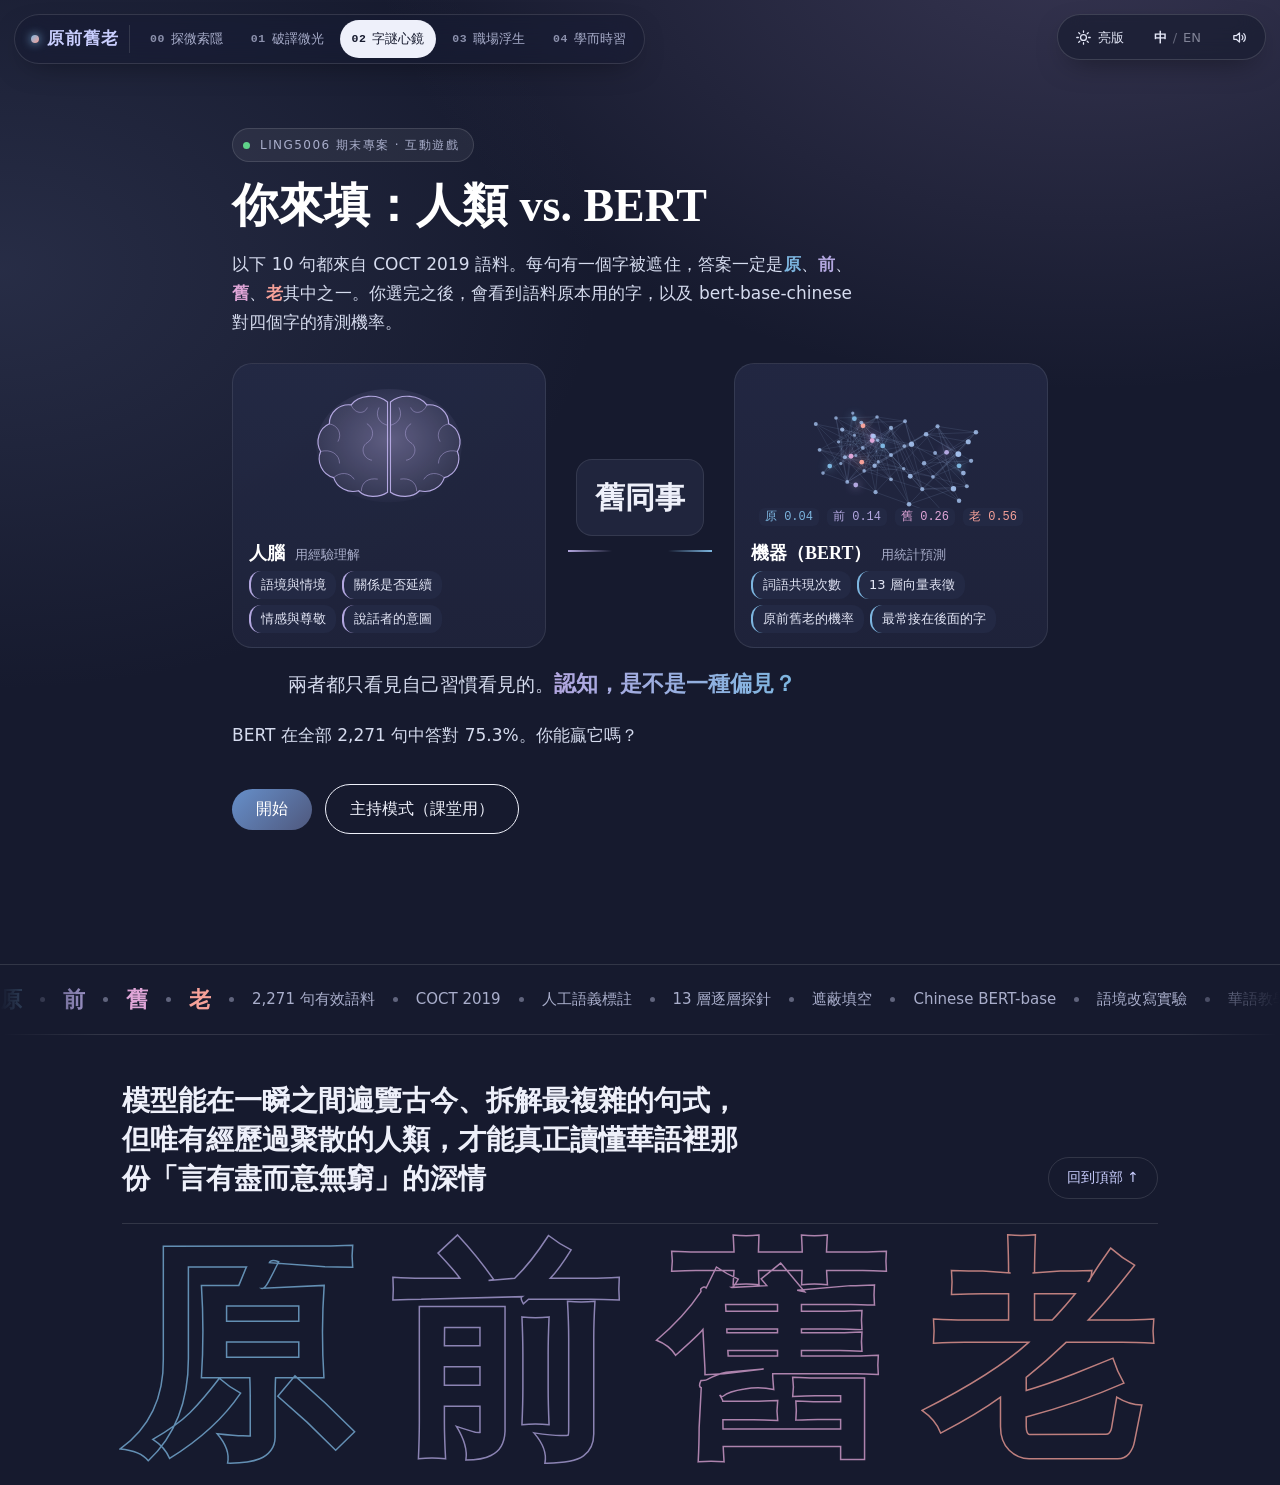
<file: duel.html>
<!DOCTYPE html>
<html lang="zh-Hant" data-page="duel">
<head>
<script>(function(){var d=document.documentElement,t=null,l=null;try{t=localStorage.getItem('yq-theme');l=localStorage.getItem('yq-lang');}catch(e){}var u=new URLSearchParams(location.search).get('lang');if(u){l=u;try{localStorage.setItem('yq-lang',u)}catch(e){}}d.dataset.theme=t==='light'?'light':'dark';d.dataset.lang=l==='en'?'en':'zh';if(d.dataset.lang==='en')d.classList.add('i18n-pending');})();</script>
<link rel="stylesheet" href="site.css">
<meta name="theme-color" content="#161a2e">
<link rel="apple-touch-icon" href="icons/icon-180.png?v=2">
<link rel="icon" href="icons/icon-192.png?v=2">

<meta charset="utf-8">
<meta name="viewport" content="width=device-width, initial-scale=1">
<title>你來填：人類 vs. BERT｜原、前、舊、老</title>
<style>
/* ===== theme tokens (dark default / light) ===== */
:root,html[data-theme=dark]{--bg:#161a2e;--card:#20253d;--ink:#eef0fa;--muted:#a9aecb;--line:rgba(255,255,255,.1);--track:#2c3352;--track2:#232944;--grid:#3a4266;--grid2:#4a527a;--bar1:#8f9bd0;--bar2:#333a5c;--bar3:#9a90b8;--soft:#d6dcef;--yuan:#7db6e0;--qian:#b3a7e0;--jiu:#e0a6d8;--lao:#f6a199;--tipbg:#262c48;--tipline:#4a527a;--hl:#3d2f4a;--kick:#b6b9d8;--ink2:#e3e6f6;--link:#c9cefe;--deep:#0f1222;
 --glass1:rgba(36,42,70,.82);--glass2:rgba(32,37,61,.82);--glassb:rgba(255,255,255,.09);--glow1:rgba(43,47,85,.6);--shadow-c:rgba(0,0,0,.6);--btnbg:rgba(255,255,255,.04);--btnline:rgba(255,255,255,.22);--heroA:#2b2f55;--heroB:#262a47;--heroBg:#161a2e;--heroInk:#fff;--heroSub:#b8bcd8;--heroK:#a9aecb;--heroGlass:rgba(255,255,255,.07);--heroGlassB:rgba(255,255,255,.14);--heroPanel:rgba(22,26,46,.55);color-scheme:dark}
html[data-theme=light]{--bg:#f5f6fb;--card:#ffffff;--ink:#2a2f4f;--muted:#666b8c;--line:#dfe3f1;--track:#e9ecf6;--track2:#f2f4fa;--grid:#d6dfef;--grid2:#a5b3d0;--bar1:#4f587d;--bar2:#c9cfe6;--bar3:#9a8fb5;--soft:#3d3f55;--yuan:#006bad;--qian:#6a5f99;--jiu:#a85c9f;--lao:#c45a50;--tipbg:#fdf1ef;--tipline:#f8c9c3;--hl:#fce8e6;--kick:#666b8c;--ink2:#2a2f4f;--link:#006bad;--deep:#2a2f4f;
 --glass1:rgba(255,255,255,.92);--glass2:rgba(255,255,255,.86);--glassb:#dfe3f1;--glow1:rgba(201,206,254,.55);--shadow-c:rgba(42,47,79,.25);--btnbg:#fff;--btnline:#a5b3d0;--heroA:#d6dfef;--heroB:#fce8e6;--heroBg:#f5f6fb;--heroInk:#2a2f4f;--heroSub:#4f587d;--heroK:#666b8c;--heroGlass:rgba(255,255,255,.65);--heroGlassB:#d6dfef;--heroPanel:rgba(255,255,255,.72);color-scheme:light}

p{text-align:justify}
:root{
  --line:rgba(255,255,255,.1); --serif:"Noto Serif TC","Songti TC","PMingLiU",serif;
  --sans:"Noto Sans TC","PingFang TC","Microsoft JhengHei",system-ui,sans-serif;
}
*{box-sizing:border-box}
body{margin:0;background:var(--bg);color:var(--ink);font-family:var(--sans);line-height:1.7;font-size:17px}
a{color:inherit}
.wrap{max-width:860px;margin:0 auto;padding:28px 22px 60px}
header{display:flex;justify-content:space-between;align-items:center;gap:12px;flex-wrap:wrap;font-size:14px;color:var(--muted)}
header a{text-decoration:none;border-bottom:1px solid var(--line)}
h1,h2,h3{font-family:var(--serif);margin:0;line-height:1.3}
.score{display:flex;gap:10px;align-items:center;font-variant-numeric:tabular-nums}
.pill{border:1px solid var(--line);background:var(--card);border-radius:20px;padding:3px 12px}
.pill b{font-family:var(--serif);font-size:18px}
.q{background:var(--card);border:1px solid var(--line);border-radius:14px;padding:30px 30px 26px;margin-top:22px}
.qno{font-size:13px;letter-spacing:.12em;color:var(--muted)}
.sent{font-family:var(--serif);font-size:clamp(21px,3vw,27px);line-height:1.75;margin:12px 0 22px}
.blank{display:inline-block;min-width:1.4em;border-bottom:3px solid var(--ink);text-align:center;margin:0 3px;font-weight:700}
.noun{font-weight:700;background:var(--track);border-radius:4px;padding:0 3px}
.opts{display:grid;grid-template-columns:repeat(4,1fr);gap:12px}
.opt{font-family:var(--serif);font-size:38px;font-weight:700;padding:14px 0;border-radius:12px;border:2px solid var(--line);background:var(--card);cursor:pointer;transition:transform .1s,border-color .2s}
.opt:hover:not(:disabled){transform:translateY(-2px);border-color:var(--yuan)}
.opt:disabled{cursor:default}
.原{color:var(--yuan)}.前{color:var(--qian)}.舊{color:var(--jiu)}.老{color:var(--lao)}
.opt.gold{border-color:currentColor;box-shadow:inset 0 0 0 2px currentColor}
.opt.dim{opacity:.35}
.reveal{margin-top:22px;border-top:1px solid var(--line);padding-top:18px;display:none}
.reveal.on{display:block}
.verdict{font-family:var(--serif);font-size:20px;margin-bottom:12px}
.pb{display:grid;grid-template-columns:28px 1fr 56px;gap:10px;align-items:center;margin:6px 0;font-variant-numeric:tabular-nums}
.pb .t{height:14px;background:var(--track);border-radius:7px;overflow:hidden}
.pb .t div{height:100%;border-radius:7px;width:0;transition:width .6s}
.pb .c{font-family:var(--serif);font-weight:700}
.pb span{font-size:14px;color:var(--muted);text-align:right}
.why{font-size:15.5px;color:var(--soft);margin-top:14px;background:var(--track2);border-radius:10px;padding:12px 14px}
.tags{font-size:13px;color:var(--muted);margin-top:8px}
.btn{display:inline-block;border:none;background:linear-gradient(135deg,#668fca,#4f587d);color:#fff;font-size:16px;border-radius:26px;padding:10px 24px;cursor:pointer;margin-top:18px;text-decoration:none}
.btn.ghost{background:transparent;color:var(--ink);border:1px solid var(--ink)}
.intro{margin-top:30px}
.intro h1{font-size:clamp(30px,5vw,46px)}
.intro p{color:var(--soft);max-width:620px}
.end h2{font-size:32px;margin:6px 0 10px}
.big{display:flex;gap:18px;margin:16px 0}
.big div{flex:1;background:var(--card);border:1px solid var(--line);border-radius:12px;padding:16px 18px}
.big b{display:block;font-family:var(--serif);font-size:42px}
.big span{color:var(--muted);font-size:14px}
table.log{width:100%;border-collapse:collapse;font-size:14.5px;margin-top:14px}
table.log td,table.log th{border-bottom:1px solid var(--line);padding:7px 6px;text-align:left}
table.log th{font-weight:500;color:var(--muted);font-size:13px}

/* ===== 主持模式 ===== */
body.host{background:var(--deep);color:var(--ink)}
body.host .wrap{max-width:1280px;padding:28px 40px}
body.host header{color:var(--muted)}
body.host header a{border-color:var(--grid)}
body.host .pill{background:var(--card);border-color:var(--grid)}
body.host .q{background:var(--card);border-color:var(--track);padding:40px 46px}
body.host .qno{color:var(--muted)}
body.host .sent{font-size:clamp(28px,3.4vw,44px)}
body.host .blank{border-color:var(--ink)}
body.host .noun{background:var(--track)}
body.host .原{color:#7db6e0}body.host .前{color:#b3a7e0}body.host .舊{color:#e0a6d8}body.host .老{color:#f6a199}
.tally{display:grid;grid-template-columns:repeat(4,1fr);gap:16px}
.tcard{background:var(--track2);border:2px solid var(--grid);border-radius:14px;padding:12px 14px;text-align:center}
.tcard .ch{font-family:var(--serif);font-size:62px;font-weight:700;line-height:1.1}
.tcard .ct{display:flex;align-items:center;justify-content:center;gap:12px;margin-top:6px}
.tcard button{width:40px;height:40px;border-radius:50%;border:1px solid var(--grid2);background:var(--card);color:var(--ink);font-size:22px;cursor:pointer}
.tcard input{width:72px;font-size:30px;text-align:center;background:transparent;border:none;color:var(--ink);font-family:var(--serif);font-variant-numeric:tabular-nums}
.tcard.gold{border-color:currentColor}
.cmp{display:none;grid-template-columns:1fr 1fr;gap:34px;margin-top:26px}
.cmp.on{display:grid}
.cmp h3{font-size:20px;margin-bottom:8px;color:var(--soft)}
body.host .pb .t{background:var(--track);height:22px;border-radius:6px}
body.host .pb .t div{border-radius:6px}
body.host .pb .c{font-size:24px}
body.host .pb span{color:var(--soft);font-size:18px}
body.host .why{background:var(--track2);color:var(--ink2);font-size:20px;padding:16px 20px}
.timer{height:6px;background:var(--track);border-radius:3px;overflow:hidden;margin:-6px 0 22px}
.timer div{height:100%;background:var(--ink);width:100%}
body.host .btn{background:var(--ink);color:var(--deep)}
body.host .btn.ghost{background:transparent;color:var(--ink);border-color:var(--ink)}
.keys{font-size:13px;color:var(--kick);margin-top:18px}
.keys kbd{border:1px solid var(--grid2);border-radius:4px;padding:0 5px;font-family:inherit}
.hostend{text-align:center;padding:60px 0}
.hostend .vs{display:flex;justify-content:center;gap:70px;margin:30px 0}
.hostend .vs b{display:block;font-family:var(--serif);font-size:110px;line-height:1}
.hostend .vs span{font-size:22px;color:var(--muted)}
@media (max-width:620px){
  .q{padding:22px 18px}
  .opt{font-size:30px}
  .big{flex-direction:column}
}

/* ===== unified deep-navy theme ===== */
body{background:radial-gradient(1200px 800px at 85% -10%,rgba(43,47,85,.6),transparent 60%),var(--bg);background-attachment:fixed;color:var(--ink);-webkit-font-smoothing:antialiased}
h1,h2,h3{color:#fff}
.card,.q,.big div,.opt,.scene,.panel{box-shadow:0 1px 0 rgba(255,255,255,.05) inset,0 18px 40px -22px rgba(0,0,0,.7)}
a{color:var(--link)}
::selection{background:var(--yuan);color:var(--bg)}
</style>
</head>
<body>
<div class="wrap">
  <header>
    <a href="index.html">← 回到研究網頁</a>
    <div class="score" id="score"></div>
  </header>
  <main id="app"></main>
</div>
<script>
const POOL = [{"L": "和台南基地的聯隊長，以及軍中一些", "m": "舊", "n": "部屬", "R": "餐敘時，將軍屏師的好朋友鍾明昆先生，商界的", "time": "過去", "link": "中止", "ev": "中性", "pa": [2, 6, 40, 953], "tag": "trap", "i": 936}, {"L": "小巨人陳：你不願意吃回頭草，卻願意接受", "m": "舊", "n": "老闆", "R": "幫助你。", "time": "過去", "link": "持續", "ev": "中性", "pa": [13, 100, 113, 774], "tag": "trap", "i": 994}, {"L": "而彭麗媛父親曾是縣文化館館長，他的", "m": "舊", "n": "同事", "R": "、彭家的老鄰居魏中平，已經八旬有餘。", "time": "過去", "link": "中止", "ev": "中性", "pa": [0, 4, 19, 977], "tag": "trap", "i": 906}, {"L": "午後，接到一通電話，那是一位遠方", "m": "舊", "n": "同事", "R": "哲民的來電。", "time": "過去", "link": "中止", "ev": "中性", "pa": [0, 25, 57, 918], "tag": "trap", "i": 909}, {"L": "他們的部署我是知道的，因為是", "m": "舊", "n": "同事", "R": "私底下告訴我的", "time": "過去", "link": "持續", "ev": "中性", "pa": [12, 170, 36, 782], "tag": "trap", "i": 897}, {"L": "都會有一連串的人事變動，一方面員工可能跟", "m": "舊", "n": "上司", "R": "共同進退，亦可能是新任主管需要清除舊派系", "time": "過去", "link": "持續", "ev": "中性", "pa": [55, 87, 397, 461], "tag": "trap", "i": 1005}, {"L": "而且小張很明顯地也不再跟", "m": "舊", "n": "同事", "R": "吃飯喝酒，而開始和其他長官談笑風生，甚至開始迴避以前一起共事的同…", "time": "過去", "link": "中止", "ev": "中性", "pa": [32, 117, 202, 649], "tag": "trap", "i": 898}, {"L": "安全依附風格的領導人陳、林、李三位", "m": "舊", "n": "同事", "R": "闊別十年後才再相聚，這一次的聚會由老李出面邀約。", "time": "過去", "link": "中止", "ev": "中性", "pa": [0, 20, 11, 968], "tag": "trap", "i": 910}, {"L": "在那邊人緣也不怎麼樣，而且新老闆不像", "m": "舊", "n": "老闆", "R": "那麼支持他，其他巡警對他頗有微詞，", "time": "過去", "link": "中止", "ev": "正向", "pa": [6, 2, 276, 715], "tag": "trap", "i": 969}, {"L": "靠織賣草鞋供養劉據。劉據有一位", "m": "舊", "n": "部屬", "R": "，也住在湖縣，聽說他很富有，派", "time": "過去", "link": "中止", "ev": "中性", "pa": [4, 30, 448, 517], "tag": "trap", "i": 949}, {"L": "集水區可以更有抵抗力再往下游走石門水庫的", "m": "老", "n": "員工", "R": "服務滿十七年的李永安帶我們看了艾利颱風", "time": "延續", "link": "持續", "ev": "中性", "pa": [21, 102, 87, 791], "tag": "old-cont", "i": 2213}, {"L": "…我沉默了一陣子，然後告訴我那些科學家", "m": "老", "n": "同事", "R": "，他們是在自欺欺人", "time": "延續", "link": "持續", "ev": "負向", "pa": [15, 463, 29, 494], "tag": "old-cont", "i": 1356}, {"L": "知道去哪裡找人想寫回憶錄剛好他一個", "m": "老", "n": "同事", "R": "在報紙做了一個主題就是講熟齡版對", "time": "延續", "link": "持續", "ev": "中性", "pa": [0, 97, 135, 768], "tag": "old-cont", "i": 2238}, {"L": "歌聲未息，牢房的門開了，走進了他的", "m": "老", "n": "夥伴", "R": "托乎提。", "time": "延續", "link": "持續", "ev": "中性", "pa": [0, 32, 38, 930], "tag": "old-cont", "i": 1195}, {"L": "培養珊瑚的但是現在先讓我去找我的", "m": "老", "n": "同事", "R": "樊同雲博士讓他來跟各位談一談珊瑚的", "time": "延續", "link": "持續", "ev": "中性", "pa": [1, 54, 62, 884], "tag": "old-cont", "i": 2241}, {"L": "新象要過三十生日，許先生急催要", "m": "老", "n": "員工", "R": "寫文章出版一本專輯，還一定要至少二千字，可是在截稿前我卻連一個字…", "time": "延續", "link": "持續", "ev": "中性", "pa": [60, 80, 54, 807], "tag": "old-cont", "i": 1075}, {"L": "在他從羅德島大學畢業、轉到加州藝術學院念平面設計時，我接受", "m": "老", "n": "同事", "R": "林哲生先生的意見，建議裕鈞到日本松下實習一年，再決定未來工作的方…", "time": "延續", "link": "持續", "ev": "中性", "pa": [13, 211, 122, 654], "tag": "old-cont", "i": 1202}, {"L": "的總而言之是現場的幾位來賓他的親朋好友或是", "m": "老", "n": "同事", "R": "他們送來的他們的也許是擔心也許是祝福也許", "time": "延續", "link": "持續", "ev": "中性", "pa": [2, 71, 130, 797], "tag": "old-cont", "i": 2229}, {"L": "，高家其實已頹敗。再看眼前的這位", "m": "老", "n": "上司", "R": "，張居正的臉上不禁露出一絲得意的笑容", "time": "過去", "link": "中止", "ev": "中性", "pa": [0, 21, 38, 940], "tag": "old-past", "i": 1890}, {"L": "初被拘查後一直扛著，拒不交代“", "m": "老", "n": "領導", "R": "”的問題，直到最近才吐出李繼耐涉嫌貪腐", "time": "過去", "link": "持續", "ev": "負向", "pa": [249, 645, 52, 53], "tag": "old-past", "i": 2010}, {"L": "的感謝您的恩德，您要諒解鄧羌救", "m": "老", "n": "長官", "R": "心急，冒犯了先生。", "time": "過去", "link": "持續", "ev": "正向", "pa": [118, 235, 83, 565], "tag": "old-past", "i": 1965}, {"L": "不禁慚愧得立刻起身，自己跳下船來，向", "m": "老", "n": "長官", "R": "作揖問好，讓全船官兵驚愕不已。", "time": "過去", "link": "持續", "ev": "正向", "pa": [72, 374, 27, 526], "tag": "old-past", "i": 1880}, {"L": "呂泉生沒想到事隔年餘，那批", "m": "老", "n": "同事", "R": "竟然還這麼關心他，心裡怪感動的", "time": "過去", "link": "持續", "ev": "正向", "pa": [0, 42, 23, 935], "tag": "old-past", "i": 1344}, {"L": "無論國親配或國民配，居然都鎖定", "m": "原", "n": "院長", "R": "王金平為合作對象", "time": "過去", "link": "中止", "ev": "中性", "pa": [21, 978, 0, 1], "tag": "yq", "i": 26}, {"L": "整整七年！在這段時間裡，她的", "m": "原", "n": "雇主", "R": "夫婦已經過世了。", "time": "過去", "link": "中止", "ev": "中性", "pa": [75, 718, 75, 132], "tag": "yq", "i": 177}, {"L": "，說明他跟評議會如何﹁召集長老，並在", "m": "前", "n": "長官", "R": "殉職的情況下，親自前往赤崁，以使原住民", "time": "過去", "link": "中止", "ev": "中性", "pa": [845, 71, 8, 75], "tag": "yq", "i": 740}, {"L": "日本大阪地方法院以做假賬坑蒙投資者的罪名判處福特瓦克公司", "m": "原", "n": "總經理", "R": "大橋渡有期徒刑兩年", "time": "過去", "link": "中止", "ev": "負向", "pa": [151, 848, 0, 1], "tag": "yq", "i": 73}, {"L": "一匙靈的開發就是實踐丸田", "m": "前", "n": "社長", "R": "的經營哲學所得的成果。", "time": "過去", "link": "中止", "ev": "中性", "pa": [649, 150, 26, 175], "tag": "yq", "i": 522}, {"L": "而﹁親恩﹂二字之命名，是", "m": "前", "n": "社長", "R": "郝更生夫人高梓女士之巧思。", "time": "過去", "link": "中止", "ev": "中性", "pa": [509, 402, 30, 58], "tag": "yq", "i": 647}, {"L": "現已退休但依然有一定影響力或參與出版界活動的人物有三聯書店", "m": "原", "n": "總經理", "R": "沈昌文", "time": "過去", "link": "中止", "ev": "中性", "pa": [97, 902, 0, 0], "tag": "yq", "i": 22}, {"L": "的還包括前中央軍委副主席郭伯雄，以及中央軍委", "m": "前", "n": "委員", "R": "兼總後勤部長廖錫龍。", "time": "過去", "link": "中止", "ev": "中性", "pa": [878, 94, 2, 27], "tag": "yq", "i": 389}, {"L": "公立醫院也群起仿效，例如台灣大學醫學院附屬醫院", "m": "前", "n": "院長", "R": "李源德教授在推動設立分院時，就被多位", "time": "過去", "link": "中止", "ev": "中性", "pa": [87, 910, 1, 3], "tag": "easy", "i": 544}, {"L": "美國國防部長倫斯斐、美國前國家安全顧問布里辛斯基和美聯儲", "m": "前", "n": "主席", "R": "葛林斯潘，還有就是一代宗師凱恩斯。", "time": "過去", "link": "中止", "ev": "中性", "pa": [5, 992, 2, 1], "tag": "easy", "i": 345}, {"L": "還必須扼制以7000多萬人的共青團為基盤的", "m": "前", "n": "主席", "R": "胡錦濤。", "time": "過去", "link": "中止", "ev": "中性", "pa": [48, 899, 6, 47], "tag": "easy", "i": 418}, {"L": "在溫家寶內閣中擔任過國土資源部長，對其", "m": "前", "n": "秘書", "R": "蔣建國的仕途大有裨益。", "time": "過去", "link": "持續", "ev": "中性", "pa": [163, 615, 134, 88], "tag": "easy", "i": 768}, {"L": "中國財政學會副會長、財政部財政科學研究所", "m": "原", "n": "所長", "R": "賈康分析，即便2008年中央政府應對全球金融危機", "time": "過去", "link": "中止", "ev": "中性", "pa": [657, 341, 0, 2], "tag": "easy", "i": 112}, {"L": "就一直協助中央軍委專案組調查。問題包括他的", "m": "前", "n": "秘書", "R": "、總後勤部司令部副參謀長符林國少將涉貪被查，", "time": "過去", "link": "中止", "ev": "負向", "pa": [27, 585, 91, 297], "tag": "easy", "i": 746}, {"L": "彭｜節目中訪問過中央研究院全球變遷中心的", "m": "前", "n": "主任", "R": "劉紹臣院士，他特別提到，我們雖然已經通過《", "time": "過去", "link": "中止", "ev": "中性", "pa": [84, 901, 1, 14], "tag": "easy", "i": 680}, {"L": "）｜今天特別邀請台積電中國大陸上海廠的", "m": "前", "n": "廠長", "R": "曾孝平博士，討論台灣技術人才外流大陸，對兩岸", "time": "過去", "link": "中止", "ev": "中性", "pa": [146, 826, 14, 14], "tag": "easy", "i": 683}, {"L": "能夠離開舊團隊到新團隊任職的工程師也無需", "m": "舊", "n": "主管", "R": "的許可。", "time": "過去", "link": "中止", "ev": "中性", "pa": [69, 245, 390, 296], "tag": "jiu-ok", "i": 933}, {"L": "其中已故大將軍何進以及其弟何苗的", "m": "舊", "n": "部屬", "R": "下，都已經決定歸附到董卓陣營之中。", "time": "過去", "link": "中止", "ev": "中性", "pa": [5, 7, 974, 14], "tag": "jiu-ok", "i": 970}, {"L": "…成員這方面主要是被視為因成員資格而負有義務者，因而新成員的加入與", "m": "舊", "n": "成員", "R": "的意願無關，要不是依據機構的自由判斷，就是按照一定的規則，再者，…", "time": "延續", "link": "持續", "ev": "中性", "pa": [256, 2, 643, 99], "tag": "jiu-ok", "i": 864}, {"L": "台南基地，會見了很多隆獻過去的舊相識和", "m": "舊", "n": "部屬", "R": "，最讓她感動的是，他們沒有忘記隆獻", "time": "過去", "link": "持續", "ev": "正向", "pa": [1, 16, 700, 283], "tag": "jiu-ok", "i": 935}, {"L": "他對於公司該怎麼走，很少不發表意見，而其構想也相當受到", "m": "舊", "n": "同事", "R": "的歡迎，這些舊同事仍與他保持穩定聯繫。", "time": "過去", "link": "持續", "ev": "中性", "pa": [0, 0, 978, 22], "tag": "jiu-ok", "i": 881}];
const HOST_SET = [32, 27, 3, 14, 8, 22];
const MODS = ["原","前","舊","老"];
const COLV = {"原":"var(--yuan)","前":"var(--qian)","舊":"var(--jiu)","老":"var(--lao)"};
const HCOL = {"原":"#7db6e0","前":"#b3a7e0","舊":"#e0a6d8","老":"#f6a199"};
const $ = s => document.querySelector(s);
const app = $("#app");
const esc = s => s.replace(/[&<>]/g, c => ({"&":"&amp;","<":"&lt;",">":"&gt;"})[c]);
const pick = r => MODS[r.pa.indexOf(Math.max(...r.pa))];

function sentence(r, fill){
  const b = fill ? `<span class="blank ${fill}">${fill}</span>` : `<span class="blank">＿</span>`;
  return `${esc(r.L)}${b}<span class="noun">${esc(r.n)}</span>${esc(r.R)}`;
}
function why(r){
  const p = pick(r), m = r.m;
  const lab = `人工標註：時間參照＝${r.time}，身分鏈結＝${r.link}，評價＝${r.ev}。`;
  const T = {
    "trap": `語料寫的是<b class="舊">舊</b>，BERT 卻押<b class="老">老</b>。這正是 BERT 最常犯的錯：語料中一半的「舊」都被它改成「老」。<b class="舊">舊</b>強調這段關係已經過去；<b class="老">老</b>多半是人還在、交情久。`,
    "old-cont": `這個<b class="老">老</b>不是「以前的」，而是「認識很久、到現在還是」。探針在第 7 層能以 0.77 分辨老的兩種時間，但 BERT 的填空選擇並未穩定反映這份資訊。`,
    "old-past": `這個<b class="老">老</b>指的是過去的關係：同一個字，可以是「延續」也可以是「過去」，只有語境能決定。`,
    "yq": `<b class="原">原</b>、<b class="前">前</b>都表示「已不在此職」，在許多語境中可以互換，人和 BERT 都容易在兩者間搖擺。`,
    "easy": `職務頭銜＋已卸任，幾乎只能是<b class="原">原</b>或<b class="前">前</b>。這類題目 BERT 很拿手，「只看名詞」的搭配統計也猜得到。`,
    "jiu-ok": `這題 BERT 選對了<b class="舊">舊</b>。<b class="舊">舊</b>常搭配「新」的對比（新老闆／舊老闆、新團隊／舊團隊）。`
  }[r.tag] || "";
  return `${T}<div class="tags">${lab}${p===m ? "" : `BERT 的首選：${p}。`}</div>`;
}
function probBars(vals, colors, fmt){
  return MODS.map((m,k)=>`<div class="pb"><div class="c ${m}">${m}</div><div class="t"><div data-w="${(vals[k]*100).toFixed(1)}" style="background:${colors[m]}"></div></div><span>${fmt(vals[k])}</span></div>`).join("");
}
function grow(root){ requestAnimationFrame(()=>requestAnimationFrame(()=>root.querySelectorAll(".t div").forEach(d=>d.style.width=d.dataset.w+"%"))); }
function shuffle(a){ for(let i=a.length-1;i>0;i--){ const j=Math.floor(Math.random()*(i+1)); [a[i],a[j]]=[a[j],a[i]]; } return a; }

/* ================= 個人模式 ================= */
const MIX = {"trap":3,"old-cont":2,"old-past":1,"yq":2,"easy":1,"jiu-ok":1};
let game;
function newGame(){
  let qs = [];
  for(const [t,k] of Object.entries(MIX)) qs = qs.concat(shuffle(POOL.filter(r=>r.tag===t)).slice(0,k));
  game = {qs: shuffle(qs), k:0, me:0, bert:0, log:[]};
}
function scoreBar(){
  $("#score").innerHTML = `<span class="pill">你 <b>${game.me}</b></span><span>vs.</span><span class="pill">BERT <b>${game.bert}</b></span>`;
}
function intro(){
  $("#score").innerHTML = "";
  app.innerHTML = `<div class="intro">
    <div class="qno">LING5006 期末專案 · 互動遊戲</div>
    <h1>你來填：人類 vs. BERT</h1>
    <p style="margin-top:14px">以下 10 句都來自 COCT 2019 語料。每句有一個字被遮住，答案一定是<b class="原">原</b>、<b class="前">前</b>、<b class="舊">舊</b>、<b class="老">老</b>其中之一。你選完之後，會看到語料原本用的字，以及 bert-base-chinese 對四個字的猜測機率。</p>
    <div data-twominds="compact" class="compact" style="margin:22px 0 6px"></div>
    <p>BERT 在全部 2,271 句中答對 75.3%。你能贏它嗎？</p>
    <button class="btn" id="go">開始</button>
    <a class="btn ghost" href="#host" style="margin-left:8px">主持模式（課堂用）</a>
  </div>`;
  $("#go").onclick = ()=>{ newGame(); ask(); };
  if(window.YQ_mount) YQ_mount();
}
function ask(){
  scoreBar();
  const r = game.qs[game.k];
  app.innerHTML = `<div class="q">
    <div class="qno">第 ${game.k+1} / ${game.qs.length} 題</div>
    <div class="sent">${sentence(r)}</div>
    <div class="opts">${MODS.map(m=>`<button class="opt ${m}" data-m="${m}">${m}</button>`).join("")}</div>
    <div class="reveal" id="rv"></div>
  </div>`;
  app.querySelectorAll(".opt").forEach(b=>b.onclick=()=>answer(b.dataset.m));
}
function answer(mine){
  const r = game.qs[game.k], p = pick(r), ok = mine===r.m, bok = p===r.m;
  game.me += ok; game.bert += bok; game.log.push({r, mine, p, ok, bok});
  scoreBar();
  app.querySelectorAll(".opt").forEach(b=>{ b.disabled = true; if(b.dataset.m===r.m) b.classList.add("gold"); else if(b.dataset.m!==mine) b.classList.add("dim"); });
  app.querySelector(".sent").innerHTML = sentence(r, r.m);
  const verdict = ok && bok ? "你和 BERT 都答對了。" : ok ? "你答對了，BERT 答錯。" : bok ? `BERT 答對了，你選的是「${mine}」。` : `你和 BERT 都沒猜中（你選「${mine}」）。`;
  const rv = $("#rv");
  rv.innerHTML = `<div class="verdict">語料原字是 <b class="${r.m}">${r.m}</b>。${verdict}</div>
    <div style="font-size:14px;color:var(--muted);margin-bottom:4px">BERT 的猜測機率（遮住修飾語，只比較四個字）</div>
    ${probBars(r.pa.map(v=>v/1000), COLV, v=>(v*100).toFixed(1)+"%")}
    <div class="why">${why(r)}</div>
    <button class="btn" id="next">${game.k+1<game.qs.length ? "下一題" : "看結果"}</button>`;
  rv.classList.add("on"); grow(rv);
  if(window.YQL&&r.i!=null) YQL.record({id:"c"+r.i,gold:r.m,pick:mine,lv:"C",src:"duel",bertPick:p});
  if(window.SFX) ok?SFX.correct():SFX.wrong();
  $("#next").onclick = ()=>{ game.k++; game.k<game.qs.length ? ask() : end(); };
  $("#next").focus();
}
function end(){
  scoreBar();
  const n = game.qs.length;
  const trap = game.log.filter(x=>x.r.tag==="trap");
  const head = game.me>game.bert ? "你贏了 BERT。" : game.me===game.bert ? "平手。" : "這次 BERT 贏了。";
  app.innerHTML = `<div class="end" style="margin-top:28px">
    <div class="qno">結果</div><h2>${head}</h2>
    <div class="big"><div><b>${game.me}/${n}</b><span>你</span></div><div><b>${game.bert}/${n}</b><span>BERT</span></div></div>
    <p>在「舊」題（語料用舊、BERT 卻押老）上，你答對 ${trap.filter(x=>x.ok).length}/${trap.length}，BERT 答對 ${trap.filter(x=>x.bok).length}/${trap.length}。
    這些題目是特別挑出來的：探針能從 BERT 的表徵讀出語境裡的「過去／延續」，但它的選字結果多與名詞最常見的搭配一致，常把「舊同事」填成「老同事」。</p>
    <table class="log"><tr><th>句子</th><th>語料</th><th>你</th><th>BERT</th></tr>
    ${game.log.map(x=>`<tr><td>…${esc(x.r.L.slice(-14))}<b class="${x.r.m}">${x.r.m}</b>${esc(x.r.n)}</td><td class="${x.r.m}"><b>${x.r.m}</b></td><td>${x.ok?"✓":"✗ "+x.mine}</td><td>${x.bok?"✓":"✗ "+x.p}</td></tr>`).join("")}
    </table>
    <button class="btn" id="again">再玩一次</button> <a class="btn ghost" href="index.html#lab">去語境實驗室動手改句子</a>
  </div>`;
  $("#again").onclick = ()=>{ newGame(); ask(); };
}

/* ================= 主持模式（投影用） ================= */
let H;
function hostInit(){
  document.body.classList.add("host");
  H = {k:0, res:{}, counts:[0,0,0,0], revealed:false, timer:null};
  hostAsk();
}
function hostScore(){
  const v=Object.values(H.res); H.cls=v.reduce((a,x)=>a+x[0],0); H.bert=v.reduce((a,x)=>a+x[1],0);
  $("#score").innerHTML = `<span class="pill">全班 <b>${H.cls}</b></span><span>vs.</span><span class="pill">BERT <b>${H.bert}</b></span>`;
}
function hostAsk(){
  hostScore();
  H.counts=[0,0,0,0]; H.revealed=false;
  const r = POOL[HOST_SET[H.k]];
  app.innerHTML = `<div class="q">
    <div class="qno">第 ${H.k+1} / ${HOST_SET.length} 題　·　請舉手：你會填哪個字？</div>
    <div class="sent">${sentence(r)}</div>
    <div class="timer"><div id="tbar"></div></div>
    <div class="tally">${MODS.map((m,k)=>`<div class="tcard ${m}" data-k="${k}"><div class="ch">${m}</div><div class="ct"><button data-d="-1">−</button><input type="number" min="0" value="0"><button data-d="1">＋</button></div></div>`).join("")}</div>
    <div class="cmp" id="cmp"></div>
    <div><button class="btn" id="rvBtn">揭曉</button> <button class="btn ghost" id="tBtn">計時 15 秒</button></div>
    <div class="keys">鍵盤：<kbd>1</kbd>–<kbd>4</kbd> 為原／前／舊／老加一票（<kbd>Shift</kbd>＋數字減一），<kbd>T</kbd> 計時，<kbd>Space</kbd> 揭曉／下一題，<kbd>←</kbd> 上一題</div>
  </div>`;
  app.querySelectorAll(".tcard").forEach(c=>{
    const k=+c.dataset.k, inp=c.querySelector("input");
    c.querySelectorAll("button").forEach(b=>b.onclick=()=>{ H.counts[k]=Math.max(0,H.counts[k]+ +b.dataset.d); inp.value=H.counts[k]; });
    inp.oninput=()=>{ H.counts[k]=Math.max(0,+inp.value||0); };
  });
  $("#rvBtn").onclick = hostReveal;
  $("#tBtn").onclick = startTimer;
}
function startTimer(){
  clearInterval(H.timer); const t0=Date.now(), D=15000, bar=$("#tbar");
  H.timer=setInterval(()=>{ const f=Math.max(0,1-(Date.now()-t0)/D); if(bar) bar.style.width=(f*100)+"%"; if(f<=0) clearInterval(H.timer); },50);
}
function hostReveal(){
  if(H.revealed){ H.k++; H.k<HOST_SET.length ? hostAsk() : hostEnd(); return; }
  clearInterval(H.timer);
  H.revealed=true;
  const r = POOL[HOST_SET[H.k]], p = pick(r), tot = H.counts.reduce((a,b)=>a+b,0);
  const mx = Math.max(...H.counts), clsPick = tot ? MODS.filter((m,k)=>H.counts[k]===mx) : [];
  const clsOK = clsPick.length===1 && clsPick[0]===r.m;
  H.res[H.k]=[+clsOK, +(p===r.m)]; hostScore();
  if(window.SFX) clsOK?SFX.correct(true):SFX.wrong();
  app.querySelector(".sent").innerHTML = sentence(r, r.m);
  app.querySelectorAll(".tcard").forEach(c=>{ if(MODS[+c.dataset.k]===r.m) c.classList.add("gold"); });
  const cmp = $("#cmp");
  const cv = tot ? H.counts.map(c=>c/tot) : [0,0,0,0];
  cmp.innerHTML = `<div><h3>全班（${tot} 票）${clsPick.length===1 ? "：多數選「"+clsPick[0]+"」"+(clsOK?" ✓":" ✗") : tot ? "：平票" : ""}</h3>${probBars(cv, HCOL, v=>Math.round(v*100)+"%")}</div>
    <div><h3>BERT：首選「${p}」${p===r.m?" ✓":" ✗"}</h3>${probBars(r.pa.map(v=>v/1000), HCOL, v=>(v*100).toFixed(1)+"%")}</div>
    <div class="why" style="grid-column:1/-1">語料原字是 <b class="${r.m}">${r.m}</b>。${why(r)}</div>`;
  cmp.classList.add("on"); grow(cmp);
  $("#rvBtn").textContent = H.k+1<HOST_SET.length ? "下一題" : "總結";
}
function hostEnd(){
  hostScore();
  const n=HOST_SET.length;
  app.innerHTML = `<div class="hostend">
    <div class="qno">總結</div>
    <div class="vs"><div><b>${H.cls}</b><span>全班</span></div><div><b>${H.bert}</b><span>BERT</span></div></div>
    <p style="font-size:24px;max-width:860px;margin:0 auto">${n} 題中，BERT 在全部 2,271 句的準確率是 75.3%，<br>但「只看名詞」的搭配統計就有 72.0%。</p>
    <p style="font-size:24px;max-width:860px;margin:18px auto 0">那麼，BERT 到底有沒有讀懂語境？我們用探針一層一層看。</p>
    <button class="btn" onclick="location.href='index.html'">進入研究網頁</button>
  </div>`;
}
document.addEventListener("keydown", e=>{
  if(!document.body.classList.contains("host") || e.target.tagName==="INPUT") return;
  const d = {"Digit1":0,"Digit2":1,"Digit3":2,"Digit4":3}[e.code];
  if(d!==undefined && H && !H.revealed && $(".tcard")){ H.counts[d]=Math.max(0,H.counts[d]+(e.shiftKey?-1:1)); app.querySelectorAll(".tcard input")[d].value=H.counts[d]; e.preventDefault(); }
  else if(e.code==="Space"){ e.preventDefault(); if($("#rvBtn")) hostReveal(); }
  else if(e.code==="KeyT"){ if($("#tBtn")) startTimer(); }
  else if(e.code==="ArrowLeft" && H.k>0){ H.k--; hostAsk(); }
});
function route(){ if(location.hash==="#host") hostInit(); else { document.body.classList.remove("host"); intro(); } }
window.addEventListener("hashchange", route);
route();
</script>
<script src="learn_store.js"></script>
<script src="i18n.js"></script>
<script src="site.js"></script>
</body>
</html>
</file>
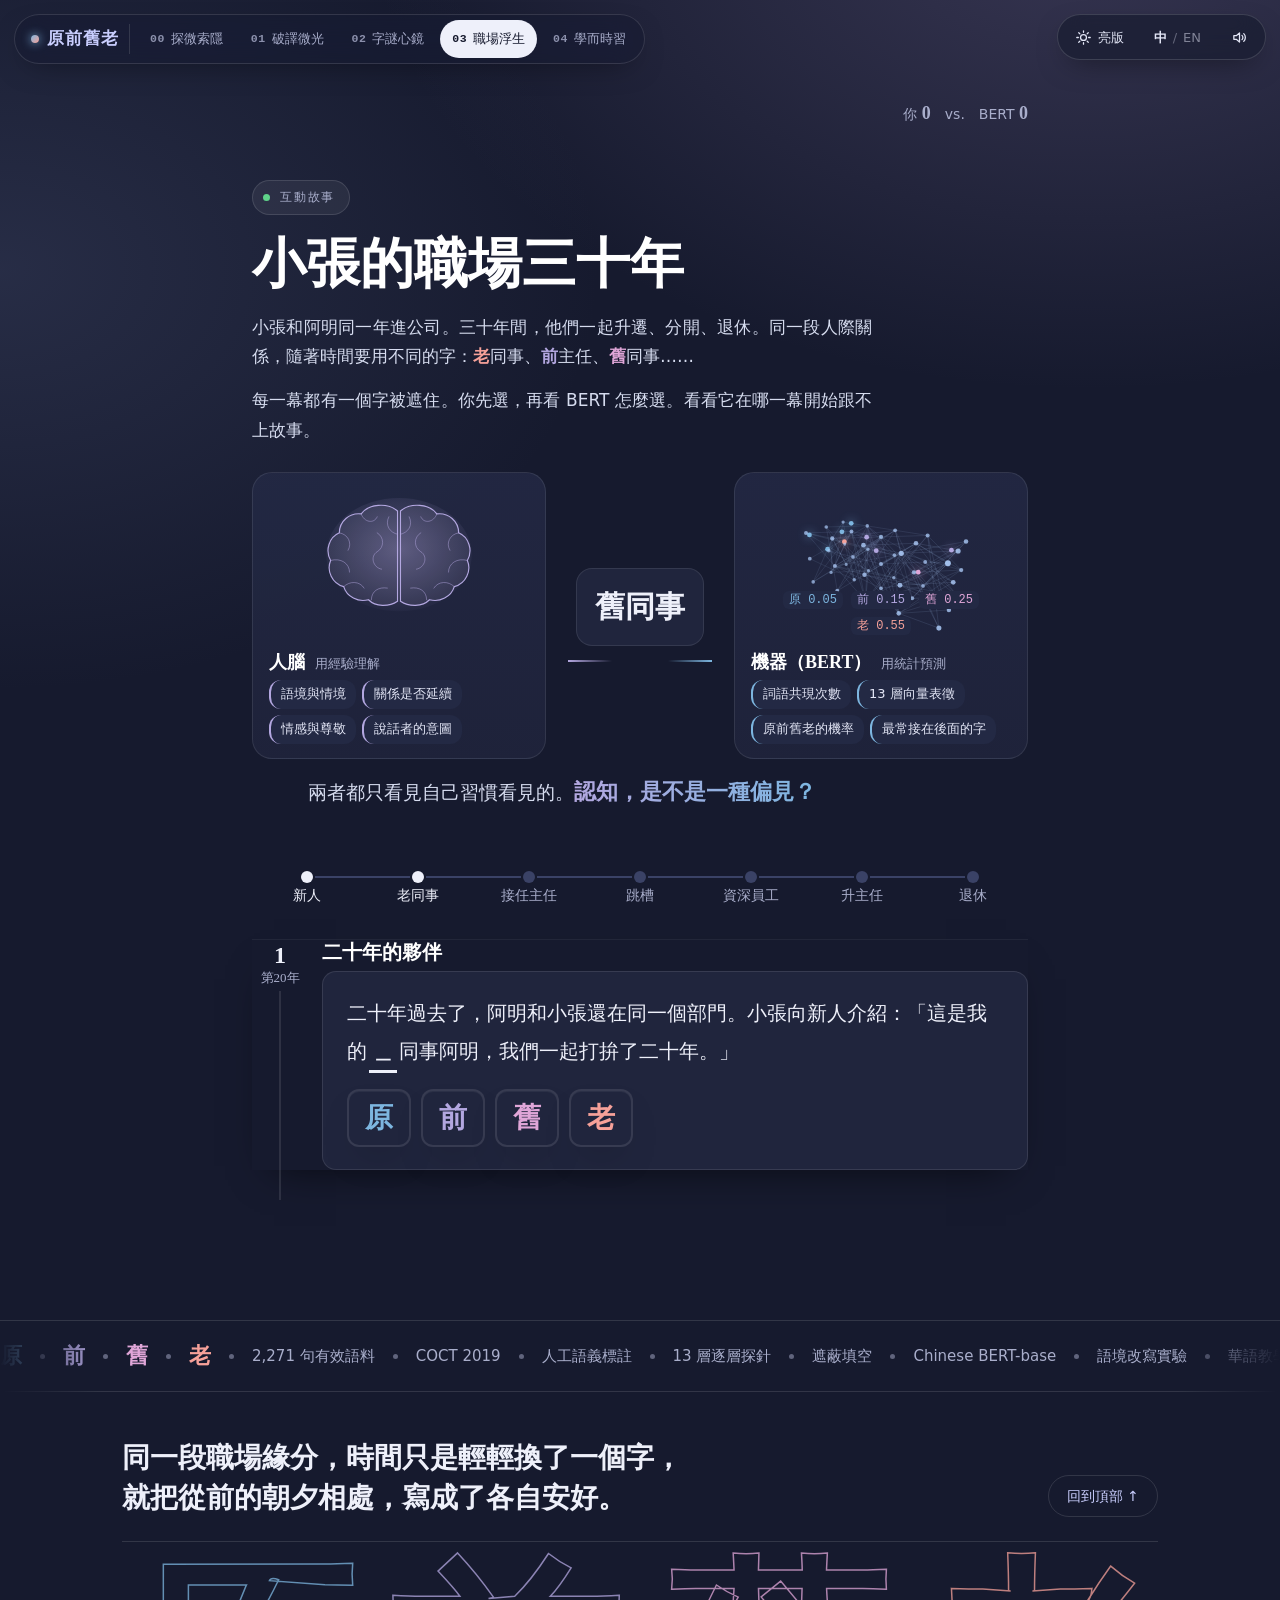
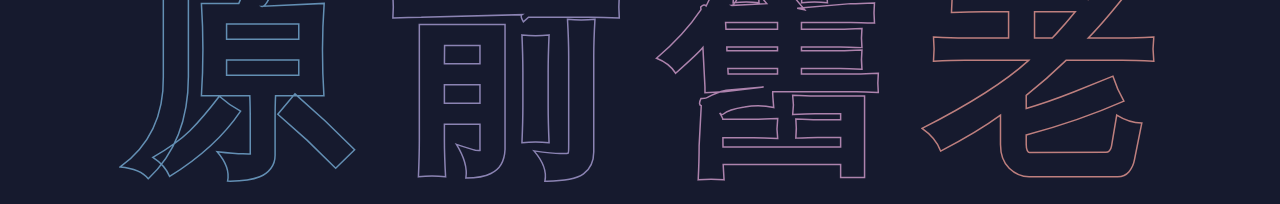
<file: story.html>
<!DOCTYPE html>
<html lang="zh-Hant" data-page="story">
<head>
<script>(function(){var d=document.documentElement,t=null,l=null;try{t=localStorage.getItem('yq-theme');l=localStorage.getItem('yq-lang');}catch(e){}var u=new URLSearchParams(location.search).get('lang');if(u){l=u;try{localStorage.setItem('yq-lang',u)}catch(e){}}d.dataset.theme=t==='light'?'light':'dark';d.dataset.lang=l==='en'?'en':'zh';if(d.dataset.lang==='en')d.classList.add('i18n-pending');})();</script>
<link rel="stylesheet" href="site.css">
<meta name="theme-color" content="#161a2e">
<link rel="apple-touch-icon" href="icons/icon-180.png?v=2">
<link rel="icon" href="icons/icon-192.png?v=2">

<meta charset="utf-8">
<meta name="viewport" content="width=device-width, initial-scale=1">
<title>小張的職場三十年｜原、前、舊、老</title>
<style>
/* ===== theme tokens (dark default / light) ===== */
:root,html[data-theme=dark]{--bg:#161a2e;--card:#20253d;--ink:#eef0fa;--muted:#a9aecb;--line:rgba(255,255,255,.1);--track:#2c3352;--track2:#232944;--grid:#3a4266;--grid2:#4a527a;--bar1:#8f9bd0;--bar2:#333a5c;--bar3:#9a90b8;--soft:#d6dcef;--yuan:#7db6e0;--qian:#b3a7e0;--jiu:#e0a6d8;--lao:#f6a199;--tipbg:#262c48;--tipline:#4a527a;--hl:#3d2f4a;--kick:#b6b9d8;--ink2:#e3e6f6;--link:#c9cefe;--deep:#0f1222;
 --glass1:rgba(36,42,70,.82);--glass2:rgba(32,37,61,.82);--glassb:rgba(255,255,255,.09);--glow1:rgba(43,47,85,.6);--shadow-c:rgba(0,0,0,.6);--btnbg:rgba(255,255,255,.04);--btnline:rgba(255,255,255,.22);--heroA:#2b2f55;--heroB:#262a47;--heroBg:#161a2e;--heroInk:#fff;--heroSub:#b8bcd8;--heroK:#a9aecb;--heroGlass:rgba(255,255,255,.07);--heroGlassB:rgba(255,255,255,.14);--heroPanel:rgba(22,26,46,.55);color-scheme:dark}
html[data-theme=light]{--bg:#f5f6fb;--card:#ffffff;--ink:#2a2f4f;--muted:#666b8c;--line:#dfe3f1;--track:#e9ecf6;--track2:#f2f4fa;--grid:#d6dfef;--grid2:#a5b3d0;--bar1:#4f587d;--bar2:#c9cfe6;--bar3:#9a8fb5;--soft:#3d3f55;--yuan:#006bad;--qian:#6a5f99;--jiu:#a85c9f;--lao:#c45a50;--tipbg:#fdf1ef;--tipline:#f8c9c3;--hl:#fce8e6;--kick:#666b8c;--ink2:#2a2f4f;--link:#006bad;--deep:#2a2f4f;
 --glass1:rgba(255,255,255,.92);--glass2:rgba(255,255,255,.86);--glassb:#dfe3f1;--glow1:rgba(201,206,254,.55);--shadow-c:rgba(42,47,79,.25);--btnbg:#fff;--btnline:#a5b3d0;--heroA:#d6dfef;--heroB:#fce8e6;--heroBg:#f5f6fb;--heroInk:#2a2f4f;--heroSub:#4f587d;--heroK:#666b8c;--heroGlass:rgba(255,255,255,.65);--heroGlassB:#d6dfef;--heroPanel:rgba(255,255,255,.72);color-scheme:light}

p{text-align:justify}
:root{
  --line:rgba(255,255,255,.1); --serif:"Noto Serif TC","Songti TC","PMingLiU",serif;
  --sans:"Noto Sans TC","PingFang TC","Microsoft JhengHei",system-ui,sans-serif;
}
*{box-sizing:border-box}
body{margin:0;background:var(--bg);color:var(--ink);font-family:var(--sans);line-height:1.75;font-size:17px}
a{color:inherit}
.wrap{max-width:820px;margin:0 auto;padding:28px 22px 80px}
header{display:flex;justify-content:space-between;align-items:center;font-size:14px;color:var(--muted);gap:12px;flex-wrap:wrap}
header a{text-decoration:none;border-bottom:1px solid var(--line)}
h1,h2,h3{font-family:var(--serif);margin:0;line-height:1.3}
.原{color:var(--yuan)}.前{color:var(--qian)}.舊{color:var(--jiu)}.老{color:var(--lao)}
.hero{padding:50px 0 20px}
.hero h1{font-size:clamp(34px,6vw,54px)}
.hero p{color:var(--soft);max-width:620px;margin:14px 0 0}
.career{display:flex;align-items:center;gap:0;margin:34px 0 10px;font-family:var(--serif)}
.career .st{flex:1;min-width:0;text-align:center;font-size:14px;line-height:1.3;overflow-wrap:anywhere;hyphens:auto;color:var(--muted);position:relative;padding-top:22px;transition:color .4s}
.career .st::before{content:"";position:absolute;top:6px;left:50%;width:12px;height:12px;margin-left:-6px;border-radius:50%;background:var(--grid);transition:background .4s}
.career .st::after{content:"";position:absolute;top:11px;left:calc(50% + 8px);right:calc(-50% + 8px);height:2px;background:var(--grid)}
.career .st:last-child::after{display:none}
.career .st.on{color:var(--ink)}
.career .st.on::before{background:var(--ink)}
.scene{position:relative;padding:0 0 0 70px;margin-top:34px;opacity:0;transform:translateY(16px);transition:opacity .6s,transform .6s}
.scene.show{opacity:1;transform:none}
.scene .yr{position:absolute;left:0;top:2px;width:56px;white-space:nowrap;text-align:center;font-family:var(--serif);font-size:13px;color:var(--muted);line-height:1.2}
.scene .yr b{display:block;font-size:24px;color:var(--ink)}
.scene .line{position:absolute;left:27px;top:52px;bottom:-30px;width:2px;background:var(--line)}
.scene h3{font-size:20px;margin-bottom:6px}
.box{background:var(--card);border:1px solid var(--line);border-radius:14px;padding:22px 24px}
.txt{font-family:var(--serif);font-size:20px;line-height:1.9}
.blank{display:inline-block;min-width:1.4em;border-bottom:3px solid var(--ink);text-align:center;font-weight:700;margin:0 2px}
.opts{display:flex;gap:10px;margin-top:16px}
.opt{font-family:var(--serif);font-size:28px;font-weight:700;width:64px;height:58px;border-radius:12px;border:2px solid var(--line);background:var(--card);cursor:pointer;transition:transform .1s,border-color .2s}
.opt:hover:not(:disabled){transform:translateY(-2px);border-color:var(--ink)}
.opt:disabled{cursor:default}
.opt.ok{border-color:currentColor;box-shadow:inset 0 0 0 2px currentColor}
.opt.dim{opacity:.3}
.res{display:none;margin-top:16px;border-top:1px solid var(--line);padding-top:14px}
.res.on{display:block}
.pb{display:grid;grid-template-columns:24px 1fr 52px;gap:10px;align-items:center;margin:5px 0;font-size:14px;font-variant-numeric:tabular-nums}
.pb .c{font-family:var(--serif);font-weight:700;font-size:16px}
.pb .t{height:12px;background:var(--track);border-radius:6px;overflow:hidden}
.pb .t div{height:100%;width:0;border-radius:6px;transition:width .6s}
.pb span{color:var(--muted);text-align:right}
.verdict{font-family:var(--serif);font-size:17px;margin-bottom:6px}
.note{font-size:15px;color:var(--soft);background:var(--track2);border-radius:10px;padding:10px 14px;margin-top:10px}
.badge{display:inline-block;font-size:12px;border-radius:10px;padding:0 8px;margin-left:6px;vertical-align:2px}
.badge.y{background:rgba(165,205,226,.16);color:#a5cde2}.badge.a{background:rgba(219,200,237,.16);color:#dbc8ed}.badge.n{background:rgba(248,185,184,.16);color:#f8b9b8}
.btn{display:inline-block;border:none;background:linear-gradient(135deg,#668fca,#4f587d);color:#fff;font-size:16px;border-radius:26px;padding:10px 24px;cursor:pointer;margin-top:16px;text-decoration:none}
.btn.ghost{background:transparent;color:var(--ink);border:1px solid var(--ink)}
.end{margin-top:46px;display:none}
.end.on{display:block}
.strip{display:grid;grid-template-columns:repeat(8,1fr);gap:6px;margin:18px 0}
.strip div{border-radius:8px;padding:8px 0;text-align:center;font-size:13px;background:var(--card);border:1px solid var(--line)}
.strip div b{display:block;font-family:var(--serif);font-size:22px}
.strip .bad{background:rgba(248,185,184,.14);border-color:rgba(248,185,184,.45)}.strip .alt{background:rgba(219,200,237,.12);border-color:rgba(219,200,237,.4)}
.score{font-variant-numeric:tabular-nums}
.score b{font-family:var(--serif);font-size:18px}
@media (max-width:620px){ .scene{padding-left:0} .scene .yr{position:static;width:auto;text-align:left;margin-bottom:6px} .scene .yr b{display:inline;font-size:18px;margin-right:6px} .scene .line{display:none} .strip{grid-template-columns:repeat(4,1fr)} }

/* ===== unified deep-navy theme ===== */
body{background:radial-gradient(1200px 800px at 85% -10%,rgba(43,47,85,.6),transparent 60%),var(--bg);background-attachment:fixed;color:var(--ink);-webkit-font-smoothing:antialiased}
h1,h2,h3{color:#fff}
.card,.q,.big div,.opt,.scene,.panel{box-shadow:0 1px 0 rgba(255,255,255,.05) inset,0 18px 40px -22px rgba(0,0,0,.7)}
a{color:var(--link)}
::selection{background:var(--yuan);color:var(--bg)}
html[lang=en] .career .st{font-size:12.5px}
@media (max-width:640px){html[lang=en] .career .st{font-size:10.5px}}
</style>
</head>
<body>
<div class="wrap">
  <header><a href="index.html">← 回到研究網頁</a><div class="score" id="score"></div></header>
  <div class="hero">
    <div style="font-size:13px;letter-spacing:.15em;color:var(--muted)">互動故事</div>
    <h1>小張的職場三十年</h1>
    <p>小張和阿明同一年進公司。三十年間，他們一起升遷、分開、退休。同一段人際關係，隨著時間要用不同的字：<b class="老">老</b>同事、<b class="前">前</b>主任、<b class="舊">舊</b>同事……</p>
    <p>每一幕都有一個字被遮住。你先選，再看 BERT 怎麼選。看看它在哪一幕開始跟不上故事。</p>
    <div data-twominds="compact" class="compact" style="margin-top:22px"></div>
  </div>
  <div class="career" id="career"></div>
  <div id="scenes"></div>
  <div class="end" id="end"></div>
</div>
<script>
const D = {"story": ["二十年過去了，阿明和小張還在同一個部門。小張向新人介紹：「這是我的{M}同事阿明，我們一起打拚了二十年。」", "那年秋天，部門的主任退休了，由小張接任。新人問起以前的主管，小張說：「你說{M}主任啊？他上個月退休了。」", "後來小張跳槽到另一家公司。週末，他約了幾個{M}同事吃飯，聊起以前在那家公司的日子。", "新公司的老闆要求很嚴格。小張常常心想：新老闆不像{M}老闆那樣好說話。", "幾年後，小張在新公司也待久了。年輕同事都叫他張哥，說他是公司裡的{M}員工。", "某天新聞報導，小張第一家公司的{M}董事長因涉嫌背信遭到起訴，小張看了直搖頭。", "小張最後在新公司當上主任。退休那天，接任的學弟向大家介紹：「這位是我們部門的{M}主任張先生。」", "退休那天晚上，一起共事三十年的{M}同事們都來送他，大家喝到半夜才散。"], "ps": [[1, 16, 83, 900], [57, 177, 71, 694], [0, 29, 102, 869], [0, 0, 207, 793], [0, 9, 17, 974], [90, 785, 34, 91], [390, 224, 33, 353], [0, 17, 10, 973]]};
const MODS = ["原","前","舊","老"];
const COLV = {"原":"var(--yuan)","前":"var(--qian)","舊":"var(--jiu)","老":"var(--lao)"};
const META = [
  {yr:"第20年", title:"二十年的夥伴", ok:["老"], note:"兩人一起打拚了二十年，關係到現在都還在：這是「延續」的<b class=老>老</b>。"},
  {yr:"第21年", title:"交接", ok:["前","原"], alt:["老"], note:"主任已經卸任，職務關係中止：<b class=前>前</b>或<b class=原>原</b>。說「<b class=老>老</b>主任」也聽得懂，但重點變成「資歷深、相處久」，沒有點出他已經卸任。"},
  {yr:"第23年", title:"跳槽", ok:["舊","老"], note:"小張已經離開那家公司。<b class=舊>舊</b>同事點出「那段共事已經結束」；<b class=老>老</b>同事也說得通，但強調的是交情久，而不是已經分開。"},
  {yr:"第24年", title:"新老闆", ok:["舊","前","原"], alt:["老"], note:"和「新老闆」對比，最自然的是<b class=舊>舊</b>；<b class=前>前</b>、<b class=原>原</b>也表示已不是他的老闆。「<b class=老>老</b>老闆」口語裡也有人說，但容易聽成「跟了很久的老闆」，和「新老闆」的對比就弱了。"},
  {yr:"第28年", title:"張哥", ok:["老"], note:"資歷深、人還在職：<b class=老>老</b>員工。"},
  {yr:"第29年", title:"新聞", ok:["前","原"], note:"董事長已經不在任，職務頭銜配<b class=前>前</b>或<b class=原>原</b>，是語料中最常見的用法。"},
  {yr:"第35年", title:"退休", ok:["前","原"], note:"小張卸下主任一職：<b class=前>前</b>主任。"},
  {yr:"第35年", title:"送別", ok:["老"], note:"共事三十年、到退休那天都還是同事：延續的<b class=老>老</b>。"}
];
const STAGES = ["新人","老同事","接任主任","跳槽","資深員工","升主任","退休"];
const $ = s => document.querySelector(s);
const esc = s => s.replace(/[&<>]/g, c => ({"&":"&amp;","<":"&lt;",">":"&gt;"})[c]);
const pick = p => MODS[p.indexOf(Math.max(...p))];
let k = 0, me = 0, bert = 0; const log = [];
$("#career").innerHTML = STAGES.map(s=>`<div class="st">${s}</div>`).join("");
function stage(i){ const map=[1,2,3,3,4,4,6,6]; document.querySelectorAll(".career .st").forEach((d,j)=>d.classList.toggle("on", j<=map[i])); }
function score(){ $("#score").innerHTML = `你 <b>${F(me)}</b>　vs.　BERT <b>${F(bert)}</b>`; }
const F = x => Number.isInteger(x) ? x : x.toFixed(1);
function txt(i, fill){
  const [a,b] = D.story[i].split("{M}");
  return esc(a) + (fill ? `<span class="blank ${fill}">${fill}</span>` : `<span class="blank">＿</span>`) + esc(b);
}
function scene(i){
  const m = META[i];
  const el = document.createElement("div");
  el.className = "scene";
  el.innerHTML = `<div class="yr"><b>${i+1}</b>${m.yr}</div>${i<META.length-1?'<div class="line"></div>':''}
    <h3>${m.title}</h3>
    <div class="box"><div class="txt" id="t${i}">${txt(i)}</div>
      <div class="opts">${MODS.map(c=>`<button class="opt ${c}" data-c="${c}">${c}</button>`).join("")}</div>
      <div class="res" id="r${i}"></div></div>`;
  $("#scenes").append(el);
  requestAnimationFrame(()=>requestAnimationFrame(()=>el.classList.add("show")));
  if(i>0) el.scrollIntoView({behavior:"smooth", block:"center"});
  el.querySelectorAll(".opt").forEach(b=>b.onclick=()=>answer(i, b.dataset.c, el));
  stage(i);
}
function answer(i, c, el){
  const m = META[i], p = D.ps[i].map(v=>v/1000), bp = pick(D.ps[i]);
  const sc = x => m.ok.includes(x) ? 1 : (m.alt||[]).includes(x) ? .5 : 0;
  const ok = sc(c), bok = sc(bp);
  me += ok; bert += bok; log.push({ok, bok, bp, c}); score();
  const badge = v => v===1 ? '<span class="badge y">合適</span>' : v ? '<span class="badge a">說得通，但意思偏了</span>' : '<span class="badge n">不太合適</span>';
  el.querySelectorAll(".opt").forEach(b=>{ b.disabled=true; if(m.ok.includes(b.dataset.c)) b.classList.add("ok"); else if(b.dataset.c!==c) b.classList.add("dim"); });
  $("#t"+i).innerHTML = txt(i, sc(c) ? c : m.ok[0]);
  const r = $("#r"+i);
  r.innerHTML = `<div class="verdict">你選「<b class="${c}">${c}</b>」${badge(ok)}　BERT 選「<b class="${bp}">${bp}</b>」${badge(bok)}</div>
    ${MODS.map((x,j)=>`<div class="pb"><div class="c ${x}">${x}</div><div class="t"><div data-w="${(p[j]*100).toFixed(1)}" style="background:${COLV[x]}"></div></div><span>${(p[j]*100).toFixed(1)}%</span></div>`).join("")}
    <div class="note">${m.note}</div>
    <button class="btn" id="n${i}">${i+1<META.length?"下一幕":"看結局"}</button>`;
  r.classList.add("on");
  if(window.YQL) YQL.record({id:"s"+i,gold:m.ok[0],pick:c,ok:ok>0,lv:"L2",src:"story",bertPick:bp});
  if(window.SFX) ok===1?SFX.correct():ok?SFX.meh():SFX.wrong();
  requestAnimationFrame(()=>requestAnimationFrame(()=>r.querySelectorAll(".t div").forEach(d=>d.style.width=d.dataset.w+"%")));
  $("#n"+i).onclick = e=>{ e.target.remove(); i+1<META.length ? scene(i+1) : end(); };
}
function end(){
  const bad = log.map((x,i)=>x.bok<1?i:null).filter(x=>x!==null);
  const e = $("#end");
  e.innerHTML = `<h2>結局：你 ${F(me)} 分，BERT ${F(bert)} 分</h2><p style="font-size:14px;color:var(--muted)">每幕最貼切得 1 分，說得通但意思偏了得 0.5 分。</p>
    <div class="strip">${log.map((x,i)=>`<div class="${x.bok===1?'':x.bok?'alt':'bad'}"><b class="${x.bp}">${x.bp}</b>${META[i].title}</div>`).join("")}</div>
    <p style="font-size:14px;color:var(--muted);margin-top:-8px">每一格是 BERT 在該幕的首選；黃底代表說得通但意思偏了，紅底代表不合適。</p>
    <p>${bad.length ? `BERT 在「${bad.map(i=>META[i].title).join("」「")}」${bad.length>1?"這幾幕":"這一幕"}沒有選出最貼切的字：它都押了<b class="老">老</b>。` : "這一次 BERT 每一幕都跟上了。"}
    要選對這些字，需要知道<b>這段關係現在還在不在</b>：人是不是已經離開、職務是不是已經卸下。研究中的探針顯示，這些資訊可以從 BERT 的中間層解碼出來，但它的填空結果多與名詞最常見的搭配一致，未穩定反映這些資訊。</p>
    <a class="btn" href="index.html#mind">看「模型知道，實際卻選錯」</a> <a class="btn ghost" href="duel.html">挑戰真實語料題</a>`;
  e.classList.add("on"); e.scrollIntoView({behavior:"smooth", block:"start"});
}
score(); scene(0);
</script>
<script src="learn_store.js"></script>
<script src="i18n.js"></script>
<script src="site.js"></script>
</body>
</html>
</file>
<file: site.css>
/* ===== 原前舊老 · shared layer ===== */
html.i18n-pending body{opacity:0}
html[data-lang=en]{--serif:"Source Serif 4","Source Serif Pro","Noto Serif",Georgia,"Times New Roman","Noto Serif TC","Songti TC",serif;--sans:"Inter","Noto Sans","Helvetica Neue",Arial,"Noto Sans TC","PingFang TC",system-ui,sans-serif}
html[data-lang=en] body{font-family:var(--sans)}
html[data-lang=en] p{text-align:left}
body{transition:background-color .4s ease,color .4s ease}
html[data-theme] .card,html[data-theme] button{transition:background .35s,color .35s,border-color .35s,box-shadow .3s,transform .2s}

/* ---------- control bar ---------- */
.yq-ctrl{position:fixed;top:14px;right:14px;z-index:90;display:flex;gap:6px;padding:5px;border-radius:30px;background:rgba(22,26,46,.62);border:1px solid rgba(255,255,255,.14);backdrop-filter:blur(14px);-webkit-backdrop-filter:blur(14px);box-shadow:0 10px 30px -12px rgba(0,0,0,.55)}
html[data-theme=light] .yq-ctrl{background:rgba(255,255,255,.8);border-color:#d6dfef;box-shadow:0 10px 30px -14px rgba(42,47,79,.35)}
.yq-b{all:unset;box-sizing:border-box;display:inline-flex;align-items:center;gap:6px;height:34px;padding:0 12px;border-radius:20px;color:#e3e6f6;font:500 13px/1 "Noto Sans TC","PingFang TC",system-ui,sans-serif;cursor:pointer;transition:background .2s,transform .2s}
html[data-theme=light] .yq-b{color:#2a2f4f}
.yq-b:hover{background:rgba(255,255,255,.1);transform:translateY(-1px)}
html[data-theme=light] .yq-b:hover{background:#e9ecf6}
.yq-b:focus-visible{outline:2px solid #7db6e0;outline-offset:2px}
.yq-lang b{font-weight:500;opacity:.5}.yq-lang b.on{opacity:1;font-weight:700}.yq-lang i{opacity:.35;font-style:normal}
.yq-b svg{flex:none}
@media (max-width:640px){.yq-ctrl{top:auto;bottom:12px;right:50%;transform:translateX(50%)}.yq-b span{display:none}.yq-b{padding:0 11px}}

/* ---------- pinyin ruby ---------- */
ruby.yq-ruby{ruby-position:over}
ruby.yq-ruby rt{font-family:"Noto Sans",system-ui,sans-serif;font-size:.42em;font-weight:500;letter-spacing:.02em;opacity:.8;text-transform:none}
.py{font-style:italic;opacity:.8;font-weight:400}

/* ---------- light theme : shared surfaces ---------- */
html[data-theme=light] body{background:radial-gradient(1100px 760px at 8% -8%,rgba(252,232,230,.95),transparent 62%),radial-gradient(1200px 820px at 96% -6%,rgba(201,206,254,.62),transparent 60%),radial-gradient(900px 700px at 60% 110%,rgba(165,205,226,.35),transparent 65%),#f5f6fb;background-attachment:fixed}
html[data-theme=light] h1,html[data-theme=light] h2,html[data-theme=light] h3{color:#2a2f4f}
html[data-theme=light] .card,html[data-theme=light] .q,html[data-theme=light] .big div,html[data-theme=light] .steps .step>div{background:#fff;border-color:#dfe3f1;box-shadow:0 1px 2px rgba(42,47,79,.05),0 14px 34px -18px rgba(42,47,79,.28)}
html[data-theme=light] button,html[data-theme=light] .btn.ghost{background:#fff;border-color:#a5b3d0;color:#2a2f4f}
html[data-theme=light] button:hover{background:#f2f4fa}
html[data-theme=light] button.on{background:#2a2f4f;color:#fff;border-color:#2a2f4f}
html[data-theme=light] .bar,html[data-theme=light] .dbar{background:#e9ecf6}
html[data-theme=light] section{border-top-color:#dfe3f1}
html[data-theme=light] section:nth-of-type(even):not(.hero3d){background:linear-gradient(180deg,rgba(255,255,255,.55),rgba(255,255,255,0))}
html[data-theme=light] #fxNav a{background:rgba(42,47,79,.25)}html[data-theme=light] #fxNav a.on{background:#2a2f4f}
html[data-theme=light] #fxNav a span{background:#2a2f4f;color:#fff}
html[data-theme=light] footer{background:#2a2f4f;color:#d6dcef}
html[data-theme=light] footer a{color:#e3e6f6}
html[data-theme=light] .card.fx-spot::before{background:radial-gradient(380px circle at var(--mx,50%) var(--my,50%),rgba(0,107,173,.08),transparent 60%)}
html[data-theme=light] .card.fx-hover:hover{border-color:#a5b3d0}
html[data-theme=light] ::selection{background:#2a2f4f;color:#fff}
/* hero (light) */
html[data-theme=light] .hero3d{background:radial-gradient(1200px 700px at 78% 40%,#d6dfef 0%,rgba(198,219,245,0) 60%),radial-gradient(900px 600px at 10% 90%,#fce8e6 0%,rgba(232,240,250,0) 60%),#f5f6fb;color:#2a2f4f}
html[data-theme=light] .hero3d::after{opacity:.04}
html[data-theme=light] .hero3d h1{color:#2a2f4f;text-shadow:none}
html[data-theme=light] .hero3d .h1sub{color:#4f587d}
html[data-theme=light] .hero3d .sub{color:#4f587d}
html[data-theme=light] .hero3d .kicker,html[data-theme=light] .hero3d .byline{color:#666b8c}
html[data-theme=light] .hero3d .stat{background:rgba(255,255,255,.7);border-color:#d6dfef}
html[data-theme=light] .hero3d .stat b{color:#2a2f4f}
html[data-theme=light] .hero3d .stat span{color:#666b8c}
html[data-theme=light] .towerinfo{background:rgba(255,255,255,.75);border-color:#d6dfef}
html[data-theme=light] .ti-layer{color:#666b8c}html[data-theme=light] .ti-layer b,html[data-theme=light] .ti-cap{color:#2a2f4f}
html[data-theme=light] .ti-legend{color:#4f587d}html[data-theme=light] .ti-trace i{background:#2a2f4f!important;box-shadow:none!important}
html[data-theme=light] .hero-glow{background:radial-gradient(circle,rgba(0,107,173,.18),transparent 65%)}
html[data-theme=light] .hero3d .scrollcue{color:#666b8c}html[data-theme=light] .hero3d .scrollcue i{background:linear-gradient(#666b8c,transparent)}
html[data-theme=light] .hero3d .chars span{box-shadow:0 10px 26px -12px rgba(42,47,79,.45)}
html[data-theme=light] .intro-p p{color:#2a2f4f}
/* annotate header (light) */
html[data-theme=light] header{background:radial-gradient(700px 400px at 85% 30%,#d6dfef,rgba(198,219,245,0) 65%),#fff;color:#2a2f4f;box-shadow:0 20px 50px -30px rgba(42,47,79,.4)}
html[data-theme=light][data-page=duel] header,html[data-theme=light][data-page=story] header{background:none;box-shadow:none}
html[data-theme=light] header h1{color:#2a2f4f}html[data-theme=light] header .kicker{color:#666b8c}html[data-theme=light] header .sub{color:#4f587d}
html[data-theme=light] header .m{box-shadow:0 6px 16px -8px rgba(42,47,79,.4)}
html[data-theme=light] .lv.now{background:#2a2f4f!important;color:#d6dcef}
html[data-theme=light] .lv{background:#f5f6fb}
html[data-theme=light] .lv.open{background:#fff}
/* duel host (light) */
html[data-theme=light] body.host{background:#f5f6fb;color:#2a2f4f}

/* ---------- two minds ---------- */
.tm-stage{display:grid;grid-template-columns:1fr auto 1fr;gap:22px;align-items:stretch;margin:26px 0 10px}
.tm-side{border-radius:20px;padding:22px 22px 18px;border:1px solid var(--glassb,rgba(255,255,255,.1));background:linear-gradient(180deg,var(--glass1,rgba(36,42,70,.8)),var(--glass2,rgba(32,37,61,.8)));position:relative;overflow:hidden;opacity:0;transform:translateY(24px);transition:opacity .9s cubic-bezier(.22,.8,.24,1),transform .9s cubic-bezier(.22,.8,.24,1)}
.tm-machine{transition-delay:.18s}
.tm.tm-on .tm-side{opacity:1;transform:none}
.tm-side h3{font-size:22px;margin:12px 0 6px;display:flex;align-items:baseline;gap:10px;flex-wrap:wrap}
.tm-side h3 small{font-family:"Noto Sans TC",system-ui,sans-serif;font-size:13px;font-weight:500;color:var(--muted)}
.tm-side ul{margin:0;padding:0;list-style:none;display:flex;flex-wrap:wrap;gap:6px}
.tm-side li{font-size:13px;padding:3px 10px;border-radius:12px;background:var(--track2,rgba(255,255,255,.06));color:var(--ink2,#e3e6f6)}
.tm-human li{border-left:2px solid var(--qian)}.tm-machine li{border-left:2px solid var(--yuan)}
.tm-vis{position:relative;height:200px;display:grid;place-items:center}
.tm-brain{width:220px;max-width:100%;height:auto;overflow:visible}
.tm-lobe{fill:rgba(219,200,237,.08);stroke:var(--qian);stroke-width:1.6}
.tm-gyri{fill:none;stroke:var(--qian);stroke-width:1.2;opacity:.55;stroke-linecap:round}
.tm-spark{fill:#f8c9c3;opacity:0;animation:spark 2.4s ease-in-out infinite}
@keyframes spark{0%,100%{opacity:0;r:2}40%{opacity:1;r:5}}
.tm-bubbles span{position:absolute;left:50%;top:50%;font-family:"Noto Serif TC",serif;font-size:13.5px;padding:3px 10px;border-radius:14px;background:var(--card);border:1px solid var(--qian);color:var(--ink);white-space:nowrap;opacity:0;--r:112px;transform:translate(-50%,-50%) rotate(calc(var(--i)*72deg - 90deg)) translate(var(--r)) rotate(calc(var(--i)*-72deg + 90deg)) scale(.6)}
.tm.tm-on .tm-bubbles span{animation:bub 4.8s ease-in-out infinite;animation-delay:calc(var(--i)*.55s + .6s)}
@keyframes bub{0%{opacity:0;transform:translate(-50%,-50%) rotate(calc(var(--i)*72deg - 90deg)) translate(60px) rotate(calc(var(--i)*-72deg + 90deg)) scale(.6)}25%,70%{opacity:1;transform:translate(-50%,-50%) rotate(calc(var(--i)*72deg - 90deg)) translate(var(--r)) rotate(calc(var(--i)*-72deg + 90deg)) scale(1)}100%{opacity:0;transform:translate(-50%,-50%) rotate(calc(var(--i)*72deg - 90deg)) translate(calc(var(--r) + 20px)) rotate(calc(var(--i)*-72deg + 90deg)) scale(.9)}}
.tm-net{width:100%;height:200px}
.tm-nums{position:absolute;bottom:4px;left:0;right:0;display:flex;justify-content:center;gap:8px;font:12px/1 ui-monospace,Menlo,monospace;flex-wrap:wrap}
.tm-nums span{padding:3px 6px;border-radius:6px;background:var(--track2,rgba(255,255,255,.06))}
.tm-mid{display:flex;flex-direction:column;align-items:center;justify-content:center;gap:14px;min-width:120px}
.tm-word{font-family:"Noto Serif TC",serif;font-size:30px;font-weight:700;padding:12px 18px;border-radius:16px;background:var(--card);border:1px solid var(--glassb,rgba(255,255,255,.14));text-align:center;box-shadow:0 0 0 0 rgba(125,182,224,.5);animation:wpulse 2.6s ease-in-out infinite}
.tm-word small{display:block;font:500 12px/1.4 "Noto Sans",system-ui,sans-serif;color:var(--muted);margin-top:4px}
@keyframes wpulse{0%,100%{box-shadow:0 0 0 0 rgba(125,182,224,.35)}50%{box-shadow:0 0 0 14px rgba(125,182,224,0)}}
.tm-arrows{display:flex;gap:56px}
.tm-arrows i{width:44px;height:2px;background:linear-gradient(90deg,transparent,var(--qian));position:relative}
.tm-arrows i:first-child{transform:scaleX(-1)}
.tm-arrows i:last-child{background:linear-gradient(90deg,transparent,var(--yuan))}
.tm-q{text-align:center!important;font-family:"Noto Serif TC",serif;font-size:19px;margin:18px 0 0;color:var(--ink2,inherit)}
.tm-q b{font-size:1.15em;background:linear-gradient(90deg,var(--qian),var(--yuan));-webkit-background-clip:text;background-clip:text;color:transparent}
.tm.compact .tm-vis{height:150px}.tm.compact .tm-net{height:150px}.tm.compact .tm-brain{width:160px}.tm.compact .tm-bubbles span{--r:84px;font-size:12px}
.tm.compact .tm-side{padding:16px 16px 14px}.tm.compact .tm-side h3{font-size:18px}
@media (max-width:760px){.tm-stage{grid-template-columns:1fr}.tm-mid{flex-direction:row;min-width:0}.tm-arrows{display:none}}

/* ---------- opening film ---------- */
html.yq-intro-open{overflow:hidden}
.yq-intro{position:fixed;inset:0;z-index:200;background:radial-gradient(1000px 700px at 50% 45%,#2b2f55,#0f1222 70%);color:#eef0fa;font-family:"Noto Serif TC","Songti TC",serif;overflow:hidden;transition:opacity .9s ease,transform .9s ease}
html[data-theme=light] .yq-intro{background:radial-gradient(1000px 700px at 50% 45%,#ffffff,#fce8e6 75%);color:#2a2f4f}
.yq-intro.yi-out{opacity:0;transform:scale(1.06);pointer-events:none}
.yi-bg{position:absolute;inset:0;width:100%;height:100%}
.yi-skip{all:unset;position:absolute;right:22px;bottom:20px;cursor:pointer;font:500 13px "Noto Sans TC",system-ui,sans-serif;color:inherit;opacity:.65;padding:8px 14px;border-radius:20px;border:1px solid currentColor}
.yi-skip:hover{opacity:1}
.yi-gate{position:absolute;inset:0;display:flex;flex-direction:column;align-items:center;justify-content:center;gap:22px;transition:opacity .5s,transform .5s}
.yi-gate.gone{opacity:0;transform:scale(.96);pointer-events:none}
.yi-gate-k{font:500 14px "Noto Sans TC",system-ui,sans-serif;letter-spacing:.2em;opacity:.7}
.yi-gate-h{font:13px "Noto Sans TC",system-ui,sans-serif;opacity:.55}
.yi-snd{all:unset;cursor:pointer;display:inline-flex;align-items:center;gap:6px;font:500 13px "Noto Sans TC",system-ui,sans-serif;padding:6px 14px;border-radius:18px;border:1px solid currentColor;opacity:.7}
.yi-snd:hover{opacity:1}
.yi-start{all:unset;box-sizing:border-box;cursor:pointer;display:inline-flex;align-items:center;gap:12px;padding:18px 34px;border-radius:40px;font:600 20px "Noto Sans TC",system-ui,sans-serif;color:#fff;background:linear-gradient(135deg,#668fca,#4f587d);box-shadow:0 0 0 0 rgba(125,182,224,.6),0 20px 40px -16px rgba(102,143,202,.9);animation:ring 2s infinite}
.yi-start:focus-visible{outline:2px solid #fff;outline-offset:4px}
@keyframes ring{0%{box-shadow:0 0 0 0 rgba(125,182,224,.55),0 20px 40px -16px rgba(102,143,202,.9)}100%{box-shadow:0 0 0 26px rgba(125,182,224,0),0 20px 40px -16px rgba(102,143,202,.9)}}
.yi-type{position:absolute;inset:0;display:grid;place-items:center;pointer-events:none;transition:transform 1s cubic-bezier(.22,.8,.24,1),opacity .8s}
.yi-chars{display:flex;flex-wrap:nowrap;align-items:flex-end;gap:4px;font-size:clamp(40px,12.5vw,150px);font-weight:700;line-height:1}
.yi-c{display:inline-flex;flex-direction:column;align-items:center;animation:typein .18s ease-out;text-shadow:0 0 40px currentColor}
.yi-c small{font:500 .18em "Noto Sans",system-ui,sans-serif;margin-top:.2em;opacity:.8;text-shadow:none}
.yi-c.原{color:#7db6e0}.yi-c.前{color:#b3a7e0}.yi-c.舊{color:#e0a6d8}.yi-c.老{color:#f6a199}
html[data-theme=light] .yi-c.原{color:#006bad}html[data-theme=light] .yi-c.前{color:#6a5f99}html[data-theme=light] .yi-c.舊{color:#a85c9f}html[data-theme=light] .yi-c.老{color:#c45a50}
.yi-sep{opacity:.5;font-size:.6em}
.yq-intro.s1 .yi-chars::after{content:"";width:.06em;height:.9em;background:currentColor;margin-left:.08em;animation:blink .8s steps(1) infinite;align-self:center}
@keyframes blink{50%{opacity:0}}
@keyframes typein{from{transform:translateY(.15em) scale(1.3);opacity:0}to{transform:none;opacity:1}}
.yq-intro.s2 .yi-type{transform:scale(.62)}
.yq-intro.s3 .yi-type{transform:translateY(-38vh) scale(.36);opacity:.9}
.yq-intro.s4 .yi-type{opacity:0}
.yi-cloud{position:absolute;inset:0;pointer-events:none}
.yi-w{position:absolute;transform:translate(-50%,-50%) scale(.3);opacity:0;white-space:nowrap;font-weight:600;color:#d6dcef;transition:transform 1.1s cubic-bezier(.22,.8,.24,1),opacity .8s,left 1.1s cubic-bezier(.6,0,.3,1),top 1.1s cubic-bezier(.6,0,.3,1),filter .8s;transition-delay:var(--d)}
html[data-theme=light] .yi-w{color:#2a2f4f}
.yi-w small{display:block;text-align:center;font:500 11px "Noto Sans",system-ui,sans-serif;opacity:.7}
.yq-intro.s2 .yi-w{opacity:.95;transform:translate(-50%,-50%) scale(1);animation:drift 6s ease-in-out infinite alternate}
@keyframes drift{to{margin-top:-10px;margin-left:6px}}
.yi-w.to-h{left:25%!important;top:56%!important;opacity:0!important;transform:translate(-50%,-50%) scale(.2)!important;filter:blur(2px)}
.yi-w.to-m{left:75%!important;top:56%!important;opacity:0!important;transform:translate(-50%,-50%) scale(.2)!important;filter:blur(2px)}
.yi-split{position:absolute;inset:0;display:grid;grid-template-columns:1fr 1fr;align-items:center;opacity:0;pointer-events:none;transition:opacity .9s}
.yq-intro.s3 .yi-split{opacity:1}
.yq-intro.s4 .yi-split{opacity:.12;transform:scale(.92);transition:opacity 1s,transform 1.2s}
.yi-h,.yi-m{position:relative;height:60vh;display:flex;flex-direction:column;align-items:center;justify-content:center}
.yi-lab{position:absolute;bottom:4vh;font:600 16px "Noto Sans TC",system-ui,sans-serif;letter-spacing:.12em;opacity:.85}
.yi-lab i{font-style:normal;color:#b3a7e0}.yi-m .yi-lab i{color:#7db6e0}
.yi-eye{width:min(240px,34vw);transition:opacity .6s,transform .8s}
.yi-eye svg{width:100%}
.yi-lid{fill:rgba(255,255,255,.06);stroke:#b3a7e0;stroke-width:2.5}
.yi-iris{fill:none;stroke:#b3a7e0;stroke-width:3}
.yi-pupil{fill:#b3a7e0}
.yq-intro.s3 .yi-eye svg{animation:blinkeye 1.1s ease-in-out .3s}
@keyframes blinkeye{0%,100%{transform:scaleY(1)}45%{transform:scaleY(.08)}55%{transform:scaleY(.08)}}
.yi-brain{position:absolute;width:min(300px,40vw);opacity:0;transform:scale(.7);transition:opacity .8s,transform 1s cubic-bezier(.22,.8,.24,1)}
.yi-brain .tm-brain{width:100%}
.yq-intro.s3b .yi-eye{opacity:0;transform:scale(.6) translateY(-30px)}
.yq-intro.s3b .yi-brain{opacity:1;transform:none}
.yi-storm{position:absolute;inset:0}
.yi-storm span{position:absolute;left:50%;top:50%;font:600 15px "Noto Sans TC",system-ui,sans-serif;white-space:nowrap;padding:5px 12px;border-radius:16px;background:rgba(219,200,237,.15);border:1px solid #b3a7e0;transform:translate(-50%,-50%) rotate(var(--a)) translate(min(190px,22vw)) rotate(calc(var(--a)*-1));animation:storm .5s cubic-bezier(.3,1.6,.5,1) both}
@keyframes storm{from{transform:translate(-50%,-50%) scale(.2);opacity:0}}
.yi-m canvas{width:min(420px,44vw);height:min(340px,40vh)}
.yi-code{position:absolute;bottom:9vh;width:min(420px,44vw);max-height:92px;overflow:hidden;font:12px/1.55 ui-monospace,Menlo,monospace;color:#7db6e0;opacity:.85;text-align:left}
html[data-theme=light] .yi-code{color:#006bad}
.yi-q{position:absolute;inset:0;display:flex;flex-direction:column;align-items:center;justify-content:center;opacity:0;pointer-events:none;transition:opacity .8s;padding:0 6vw;text-align:center}
.yq-intro.s4 .yi-q{opacity:1}
.yi-lens{position:relative;width:min(420px,70vw);height:min(200px,32vw);margin-bottom:28px}
.yi-lens i{position:absolute;top:0;width:62%;aspect-ratio:1;max-height:100%;border-radius:50%;border:2px solid #b3a7e0;mix-blend-mode:screen;background:radial-gradient(circle,rgba(219,200,237,.18),transparent 70%);animation:lensL 1.4s cubic-bezier(.22,.8,.24,1) both}
.yi-lens i:last-of-type{right:0;border-color:#7db6e0;background:radial-gradient(circle,rgba(125,182,224,.2),transparent 70%);animation-name:lensR}
html[data-theme=light] .yi-lens i{mix-blend-mode:multiply}
.yi-lens i:first-child{left:0}
@keyframes lensL{from{transform:translateX(-60%);opacity:0}}
@keyframes lensR{from{transform:translateX(60%);opacity:0}}
.yi-lens b{position:absolute;left:50%;top:50%;transform:translate(-50%,-50%);font-size:22px;letter-spacing:.1em;opacity:0;animation:fadein .8s .9s forwards}
@keyframes fadein{to{opacity:1}}
.yi-qt{font-size:clamp(34px,6.2vw,84px);margin:0;line-height:1.2;min-height:1.2em;letter-spacing:.04em;background:linear-gradient(90deg,#b3a7e0,#f6a199 40%,#7db6e0);-webkit-background-clip:text;background-clip:text;color:transparent}
.yi-qt.hit{animation:hit .6s cubic-bezier(.3,1.5,.5,1)}
@keyframes hit{0%{transform:scale(1.12);filter:blur(3px)}100%{transform:none;filter:none}}
.yi-qs{font:400 clamp(15px,1.6vw,19px)/1.8 "Noto Sans TC",system-ui,sans-serif;opacity:0;margin-top:20px;width:100%;max-width:760px;text-align:center!important;transition:opacity .8s}
.yi-qs:not(:empty){opacity:.85}
.yi-qs i{font-family:"Noto Sans",system-ui,sans-serif;opacity:.8}
@media (max-width:640px){.yi-split{grid-template-columns:1fr;grid-template-rows:1fr 1fr}.yi-h,.yi-m{height:42vh}.yi-m canvas{width:80vw;height:28vh}.yi-code{width:80vw;bottom:5vh}.yi-storm span{font-size:12px}}
@media (prefers-reduced-motion:reduce){.yq-intro *,.tm *{animation:none!important;transition:none!important}.tm-side{opacity:1;transform:none}}
html:not([data-page=index]) .yq-ctrl{top:auto;bottom:16px}
@media (max-width:640px){html:not([data-page=index]) .yq-ctrl{bottom:12px}}

/* ===== Framer-style shared layer ===== */

/* ===== Framer-style layer: top chapter bar, numbered labels, ticker, wordmark footer ===== */
:root{--mono:ui-monospace,"SF Mono","JetBrains Mono",Menlo,Consolas,monospace;--fr-line:rgba(255,255,255,.12);--fr-glass:rgba(22,26,46,.55);--fr-chip:rgba(255,255,255,.06);--fr-chipOn:#eef0fa;--fr-chipOnInk:#161a2e}
html[data-theme=light]{--fr-line:#dfe3f1;--fr-glass:rgba(255,255,255,.72);--fr-chip:rgba(42,47,79,.05);--fr-chipOn:#2a2f4f;--fr-chipOnInk:#fff}
/* top bar */
#frBar{position:fixed;top:14px;left:14px;z-index:89;display:flex;align-items:center;gap:6px;height:50px;padding:5px 6px 5px 16px;border-radius:30px;background:var(--fr-glass);border:1px solid var(--fr-line);backdrop-filter:blur(16px) saturate(1.3);-webkit-backdrop-filter:blur(16px) saturate(1.3);box-shadow:0 10px 30px -14px rgba(0,0,0,.5);max-width:calc(100vw - 340px);transition:transform .5s cubic-bezier(.2,.8,.2,1),opacity .4s;transform:translateY(-90px);opacity:0}
#frBar.show{transform:none;opacity:1}
#frBar .fr-brand{display:flex;align-items:center;gap:8px;text-decoration:none;font-family:var(--serif);font-weight:700;font-size:17px;letter-spacing:.06em;white-space:nowrap;padding-right:10px;margin-right:2px;border-right:1px solid var(--fr-line)}
#frBar .fr-brand i{width:8px;height:8px;border-radius:50%;background:linear-gradient(135deg,var(--yuan),var(--lao));box-shadow:0 0 10px var(--yuan)}
#frBar .fr-chips{display:flex;gap:4px;overflow-x:auto;scrollbar-width:none;scroll-behavior:smooth}
#frBar .fr-chips::-webkit-scrollbar{display:none}
#frBar .fr-chips a{flex:none;display:flex;align-items:center;gap:6px;height:38px;padding:0 12px;border-radius:20px;text-decoration:none;font-size:13px;color:var(--muted);background:transparent;transition:background .25s,color .25s}
#frBar .fr-chips a b{font-family:var(--mono);font-weight:600;font-size:11.5px;letter-spacing:.04em;opacity:.8}
#frBar .fr-chips a:hover{background:var(--fr-chip);color:var(--ink)}
#frBar .fr-chips a.on{background:var(--fr-chipOn);color:var(--fr-chipOnInk)}
#frBar .fr-chips a.on b{opacity:1}
@media (max-width:900px){#frBar{max-width:calc(100vw - 28px);right:14px}#frBar .fr-chips a span{display:none}}
@media (max-width:640px){#frBar{height:44px}#frBar .fr-brand{font-size:15px}#frBar .fr-chips a{height:32px;padding:0 10px}}
/* numbered section labels */
/* hero badge */
@keyframes frPulse{0%{box-shadow:0 0 0 0 rgba(95,211,138,.55)}70%{box-shadow:0 0 0 9px rgba(95,211,138,0)}100%{box-shadow:0 0 0 0 rgba(95,211,138,0)}}
/* ticker */
.fr-ticker{overflow:hidden;border-top:1px solid var(--fr-line);border-bottom:1px solid var(--fr-line);padding:16px 0;-webkit-mask-image:linear-gradient(90deg,transparent,#000 8%,#000 92%,transparent);mask-image:linear-gradient(90deg,transparent,#000 8%,#000 92%,transparent)}
.fr-track{display:flex;width:max-content;animation:frMarq 38s linear infinite}
.fr-ticker:hover .fr-track{animation-play-state:paused}
.fr-track span{display:flex;align-items:center;gap:18px;padding-right:18px;white-space:nowrap;font-size:15px;color:var(--muted)}
.fr-track span em{font-style:normal;font-family:var(--serif);font-weight:700;font-size:22px}
.fr-track span i{width:5px;height:5px;border-radius:50%;background:var(--muted);opacity:.5}
@keyframes frMarq{to{transform:translateX(-50%)}}
/* footer wordmark */
footer{position:relative;overflow:hidden}
.fr-foothead{display:flex;justify-content:space-between;align-items:flex-end;gap:20px;flex-wrap:wrap;margin-bottom:34px;padding-bottom:24px;border-bottom:1px solid var(--fr-line)}
.fr-foothead p{margin:0;font-family:var(--serif);font-size:clamp(20px,2.4vw,28px);font-weight:700;line-height:1.4;max-width:620px;text-align:left}
.fr-top{display:inline-flex;align-items:center;gap:8px;height:42px;padding:0 18px;border-radius:30px;border:1px solid var(--fr-line);text-decoration:none;font-size:14px;transition:background .25s}
.fr-top:hover{background:var(--fr-chip)}
.fr-word{display:flex;justify-content:space-between;margin-top:46px;font-family:var(--serif);font-weight:700;font-size:clamp(64px,21vw,230px);line-height:.86;letter-spacing:.02em;user-select:none;pointer-events:none}
.fr-word span{color:transparent!important;-webkit-text-stroke:1.5px var(--c);opacity:.75;transition:opacity .4s}
.fr-word .原{--c:var(--yuan)}.fr-word .前{--c:var(--qian)}.fr-word .舊{--c:var(--jiu)}.fr-word .老{--c:var(--lao)}

@media (prefers-reduced-motion:reduce){.fr-track{animation:none}.fr-badge::before{animation:none}}
/* ===== subpages: same Framer layer ===== */
html:not([data-page=index]) #frBar{transform:none;opacity:1}
@media (min-width:641px){html:not([data-page=index]) .yq-ctrl{top:14px;bottom:auto}html:not([data-page=index]) body{padding-top:70px}}
@media (max-width:640px){html:not([data-page=index]) body{padding-top:58px}}
html:not([data-page=index]) .wrap > .top,html:not([data-page=index]) .wrap > header > a[href="index.html"]{display:none}
.fr-badge,[data-page=annotate] header .kicker,[data-page=duel] .intro > .qno:first-child,[data-page=story] .hero > div:first-child{display:inline-flex!important;align-items:center;gap:10px;padding:6px 14px 6px 10px;border-radius:30px;border:1px solid var(--fr-line);background:var(--fr-chip);letter-spacing:.12em;font-size:12px!important;color:var(--muted)!important;margin-bottom:14px}
.fr-badge::before,[data-page=annotate] header .kicker::before,[data-page=duel] .intro > .qno:first-child::before,[data-page=story] .hero > div:first-child::before{content:"";width:7px;height:7px;border-radius:50%;background:#5fd38a;animation:frPulse 2.2s infinite;flex:none}
[data-page=annotate] header .kicker::after{display:none}
.fr-subfoot{margin-top:70px;border-top:1px solid var(--fr-line);overflow:hidden}
.fr-subfoot .fr-ticker{border-top:none}
.fr-subfoot .fr-in{max-width:1080px;margin:0 auto;padding:46px 22px 30px}
.fr-subfoot .fr-word{margin-top:30px}
body.host .fr-subfoot{display:none}

#frBar .fr-chips a em.s{display:none;font-style:normal}
@media (max-width:900px){html:not([data-page=index]) #frBar .fr-chips a em.s{display:inline}}
@media (max-width:640px){html:not([data-page=index]) #frBar .fr-chips a b{display:none}}
[data-page=story] .wrap>header,[data-page=duel] .wrap>header{justify-content:flex-end}

/* ===== palette refresh: dark = twilight indigo / lavender, light = mist-pink & cloud-blue paper ===== */
html[data-theme=dark] body,:root:not([data-theme=light]) body{background:radial-gradient(1200px 800px at 85% -10%,rgba(119,107,151,.35),transparent 60%),radial-gradient(1000px 700px at 0% 30%,rgba(79,88,125,.30),transparent 60%),#161a2e;background-attachment:fixed}
/* primary buttons keep their fill in both themes */
.btn:not(.ghost),button.primary{background:linear-gradient(135deg,#668fca,#4f587d)!important;color:#fff!important;border-color:transparent!important}
.btn:not(.ghost):hover,button.primary:hover{background:linear-gradient(135deg,#7a9fd6,#5b6590)!important}
html[data-theme=light] #starwrap{background:radial-gradient(circle at 50% 40%,#3a3f6b,#1c2038 78%)!important}
.yq-nw{white-space:nowrap}
html[lang=en] .hm .rl{font-size:11px}
html[data-page=app] .fr-subfoot{display:none}
</file>
